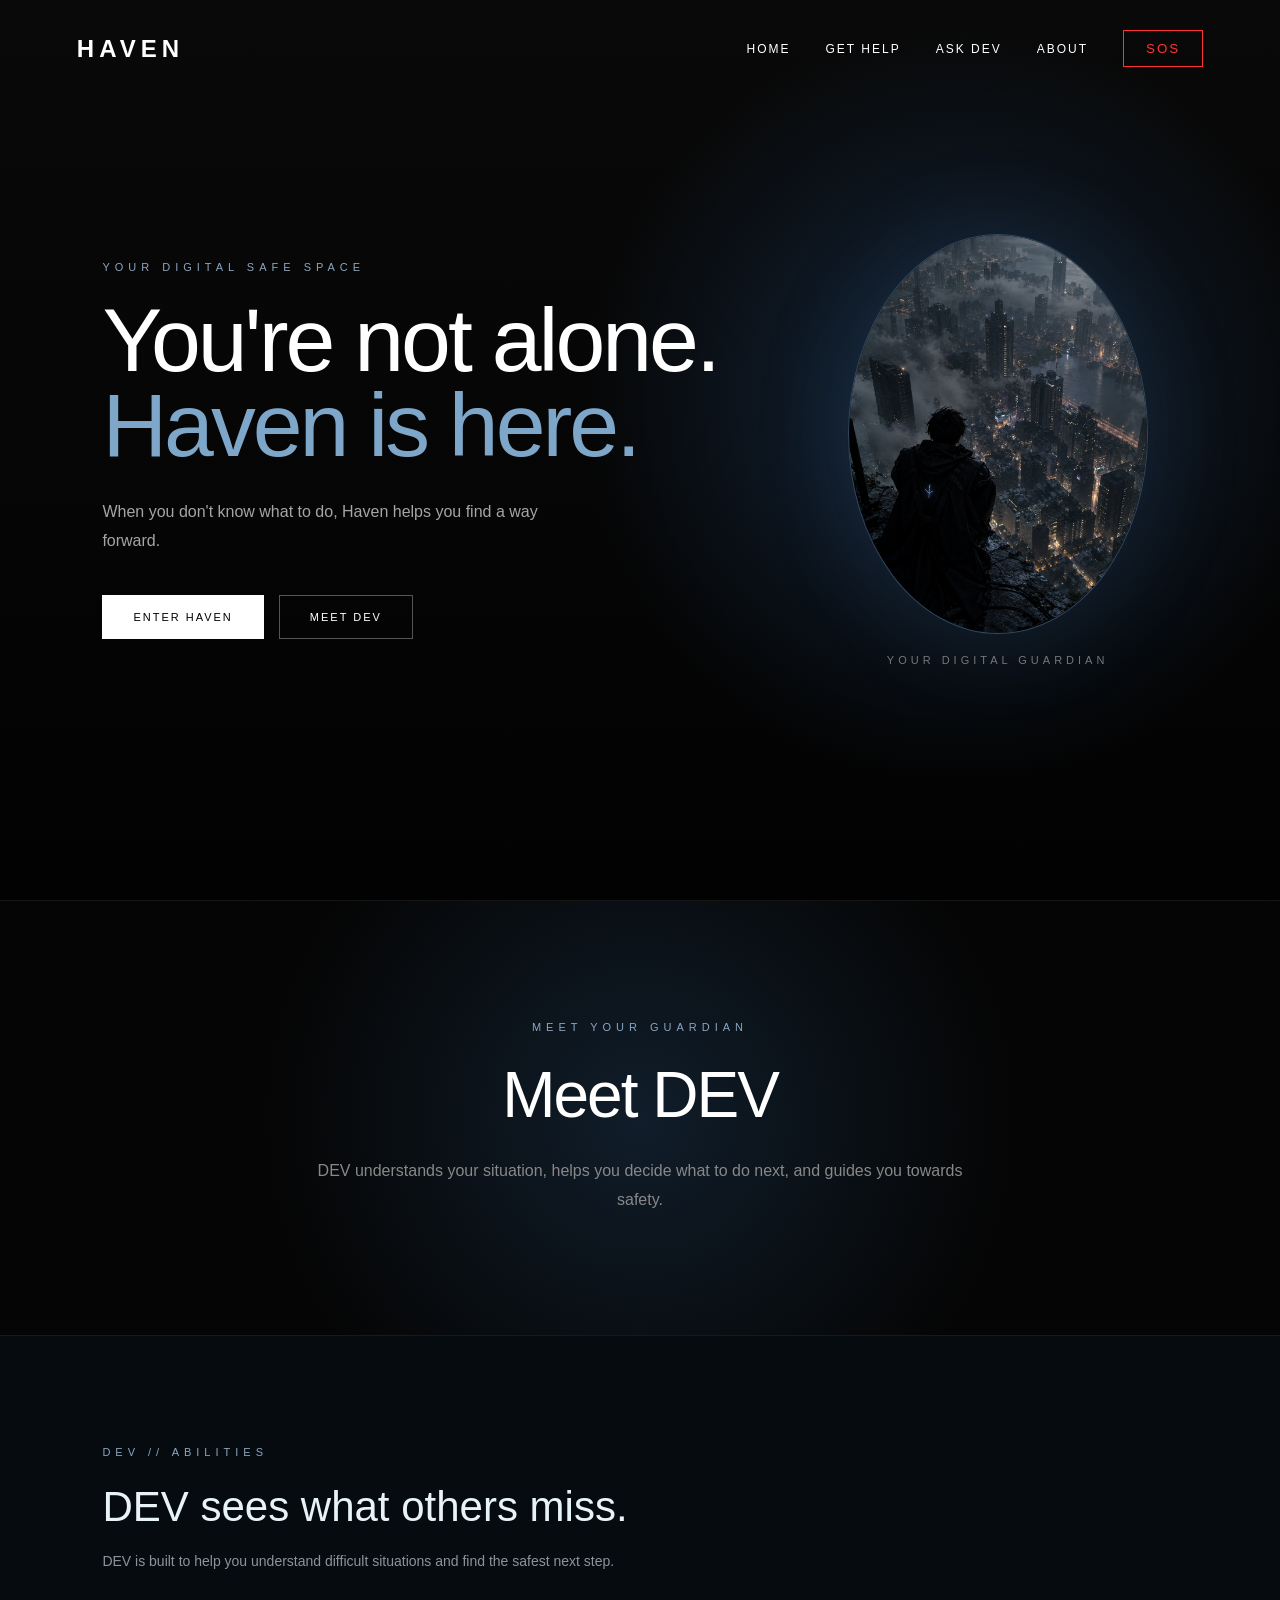
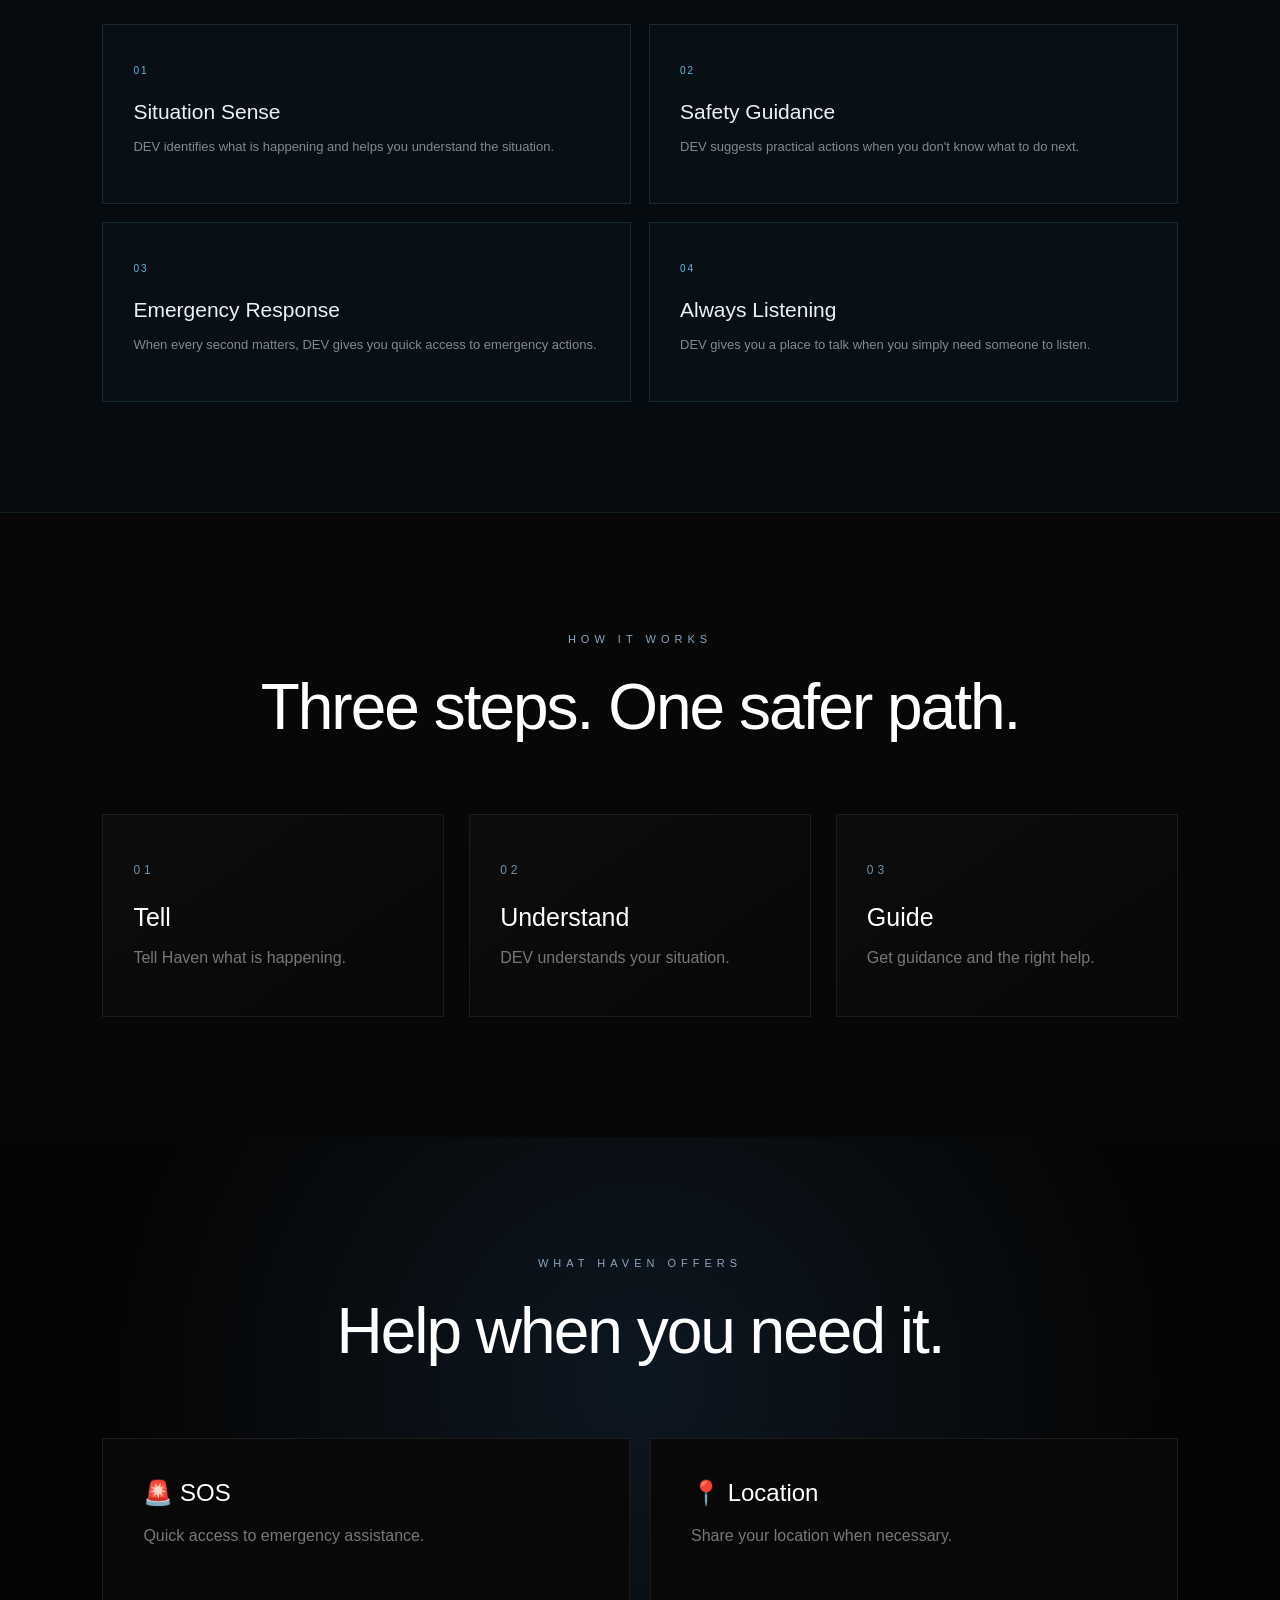
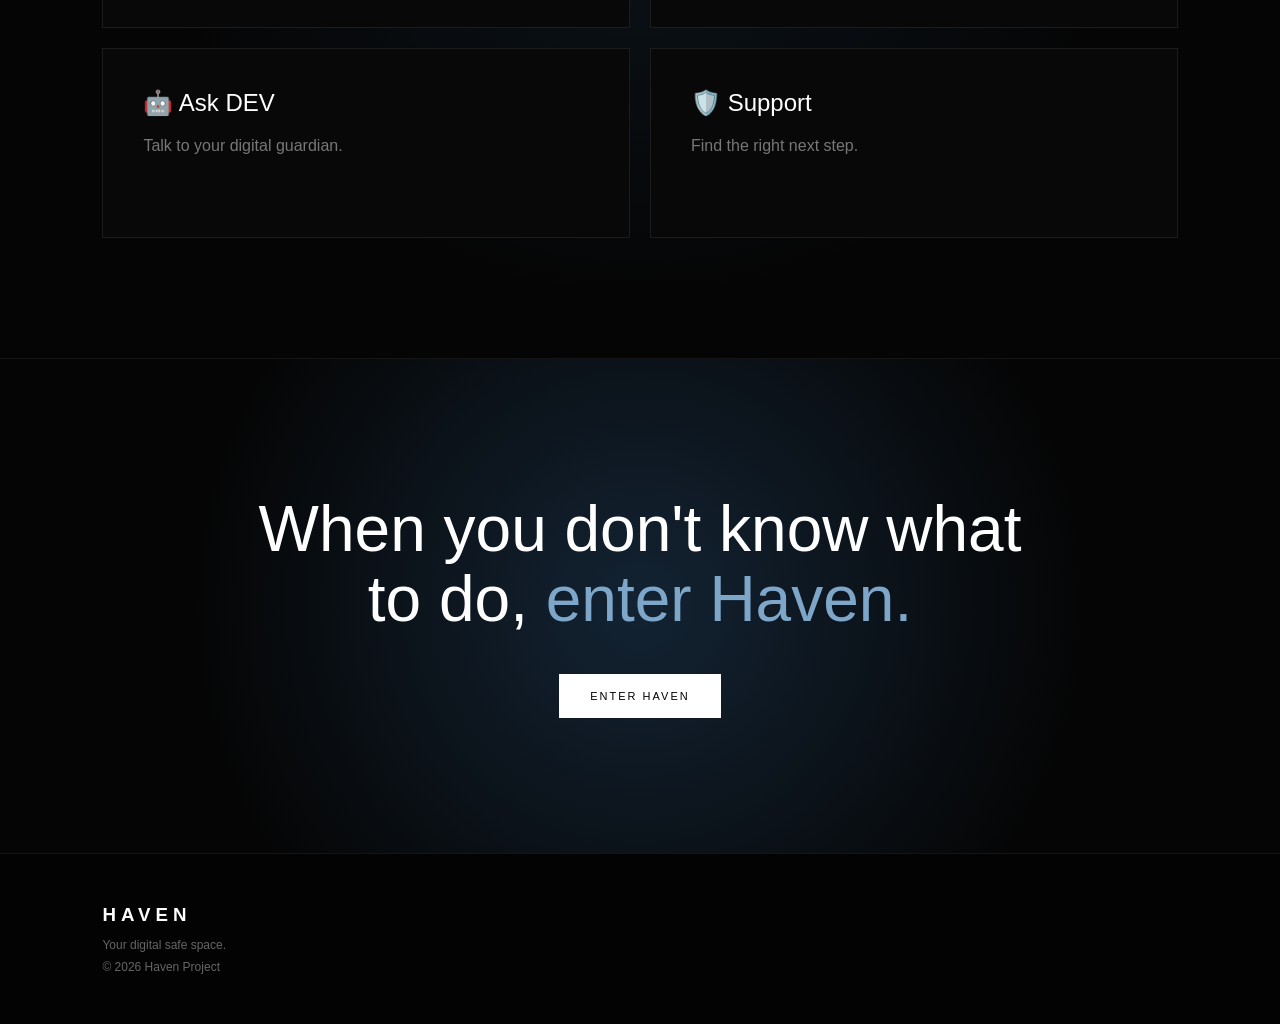
<file: index.html>
<!DOCTYPE html>
<html lang="en">

<head>
    <meta charset="UTF-8">
    <meta name="viewport" content="width=device-width, initial-scale=1.0">
    <title>Haven | Your Digital Safe Space</title>

    <link rel="stylesheet" href="style.css">
</head>

<body>

    <!-- Navigation -->
    <nav>
        <div class="logo">HAVEN</div>

        <div class="nav-links">
            <a href="index.html">Home</a>
            <a href="gethelp.html">Get Help</a>
            <a href="askdev.html">Ask DEV</a>
           <a href="about.html">About</a>
           <button class="sos-btn" onclick="window.location.href='gethelp.html'">SOS</button>
        </div>
    </nav>


    <!-- Hero Section -->
    <section class="hero">

        <div class="hero-content">

            <p class="tagline">YOUR DIGITAL SAFE SPACE</p>

            <h1>
                You're not alone.<br>
                <span>Haven is here.</span>
            </h1>

            <p class="hero-text">
                When you don't know what to do,
                Haven helps you find a way forward.
            </p>

            <div class="hero-buttons">
                <button class="primary-btn" onclick="window.location.href='gethelp.html'">Enter Haven</button>
                <button class="secondary-btn" onclick="window.location.href='about.html'">Meet DEV</button>
            </div>

        </div>


        <!-- DEV -->
        <div class="dev-container">

            <div class="dev-circle">
    <img src="images/dev.png" alt="DEV - Your Digital Guardian">
</div>

            <p>Your Digital Guardian</p>

        </div>

    </section>


    <!-- Meet DEV -->
    <section class="dev-section">

        <p class="section-tag">MEET YOUR GUARDIAN</p>

        <h2>Meet DEV</h2>

        <p>
            DEV understands your situation,
            helps you decide what to do next,
            and guides you towards safety.
        </p>

    </section>


    <!-- How Haven Works -->
   <section class="powers-section">

    <p class="section-tag">DEV // ABILITIES</p>

    <h2>DEV sees what others miss.</h2>

    <p class="powers-intro">
        DEV is built to help you understand difficult situations
        and find the safest next step.
    </p>

    <div class="powers-grid">

        <div class="power-card">
            <span>01</span>
            <h3>Situation Sense</h3>
            <p>
                DEV identifies what is happening
                and helps you understand the situation.
            </p>
        </div>

        <div class="power-card">
            <span>02</span>
            <h3>Safety Guidance</h3>
            <p>
                DEV suggests practical actions
                when you don't know what to do next.
            </p>
        </div>

        <div class="power-card">
            <span>03</span>
            <h3>Emergency Response</h3>
            <p>
                When every second matters, DEV
                gives you quick access to emergency actions.
            </p>
        </div>

        <div class="power-card">
            <span>04</span>
            <h3>Always Listening</h3>
            <p>
                DEV gives you a place to talk when
                you simply need someone to listen.
            </p>
        </div>

    </div>

</section>

    <section class="how-section">

        <p class="section-tag">HOW IT WORKS</p>

        <h2>Three steps. One safer path.</h2>

        <div class="steps">

            <div class="step">
                <span>01</span>
                <h3>Tell</h3>
                <p>Tell Haven what is happening.</p>
            </div>

            <div class="step">
                <span>02</span>
                <h3>Understand</h3>
                <p>DEV understands your situation.</p>
            </div>

            <div class="step">
                <span>03</span>
                <h3>Guide</h3>
                <p>Get guidance and the right help.</p>
            </div>

        </div>

    </section>


    <!-- Features -->
    <section class="features-section">

        <p class="section-tag">WHAT HAVEN OFFERS</p>

        <h2>Help when you need it.</h2>

        <div class="features">

            <div class="feature-card">
                <h3>🚨 SOS</h3>
                <p>Quick access to emergency assistance.</p>
            </div>

            <div class="feature-card">
                <h3>📍 Location</h3>
                <p>Share your location when necessary.</p>
            </div>

            <div class="feature-card">
                <h3>🤖 Ask DEV</h3>
                <p>Talk to your digital guardian.</p>
            </div>

            <div class="feature-card">
                <h3>🛡️ Support</h3>
                <p>Find the right next step.</p>
            </div>

        </div>

    </section>


    <!-- Final CTA -->
    <section class="final-section">

        <h2>
            When you don't know what to do,
            <span>enter Haven.</span>
        </h2>

       <button class="primary-btn" onclick="window.location.href='gethelp.html'">Enter Haven</button>

    </section>


    <!-- Footer -->
    <footer>

        <h3>HAVEN</h3>

        <p>Your digital safe space.</p>

        <p>© 2026 Haven Project</p>

    </footer>


    <script src="script.js"></script>

</body>

</html>
</file>
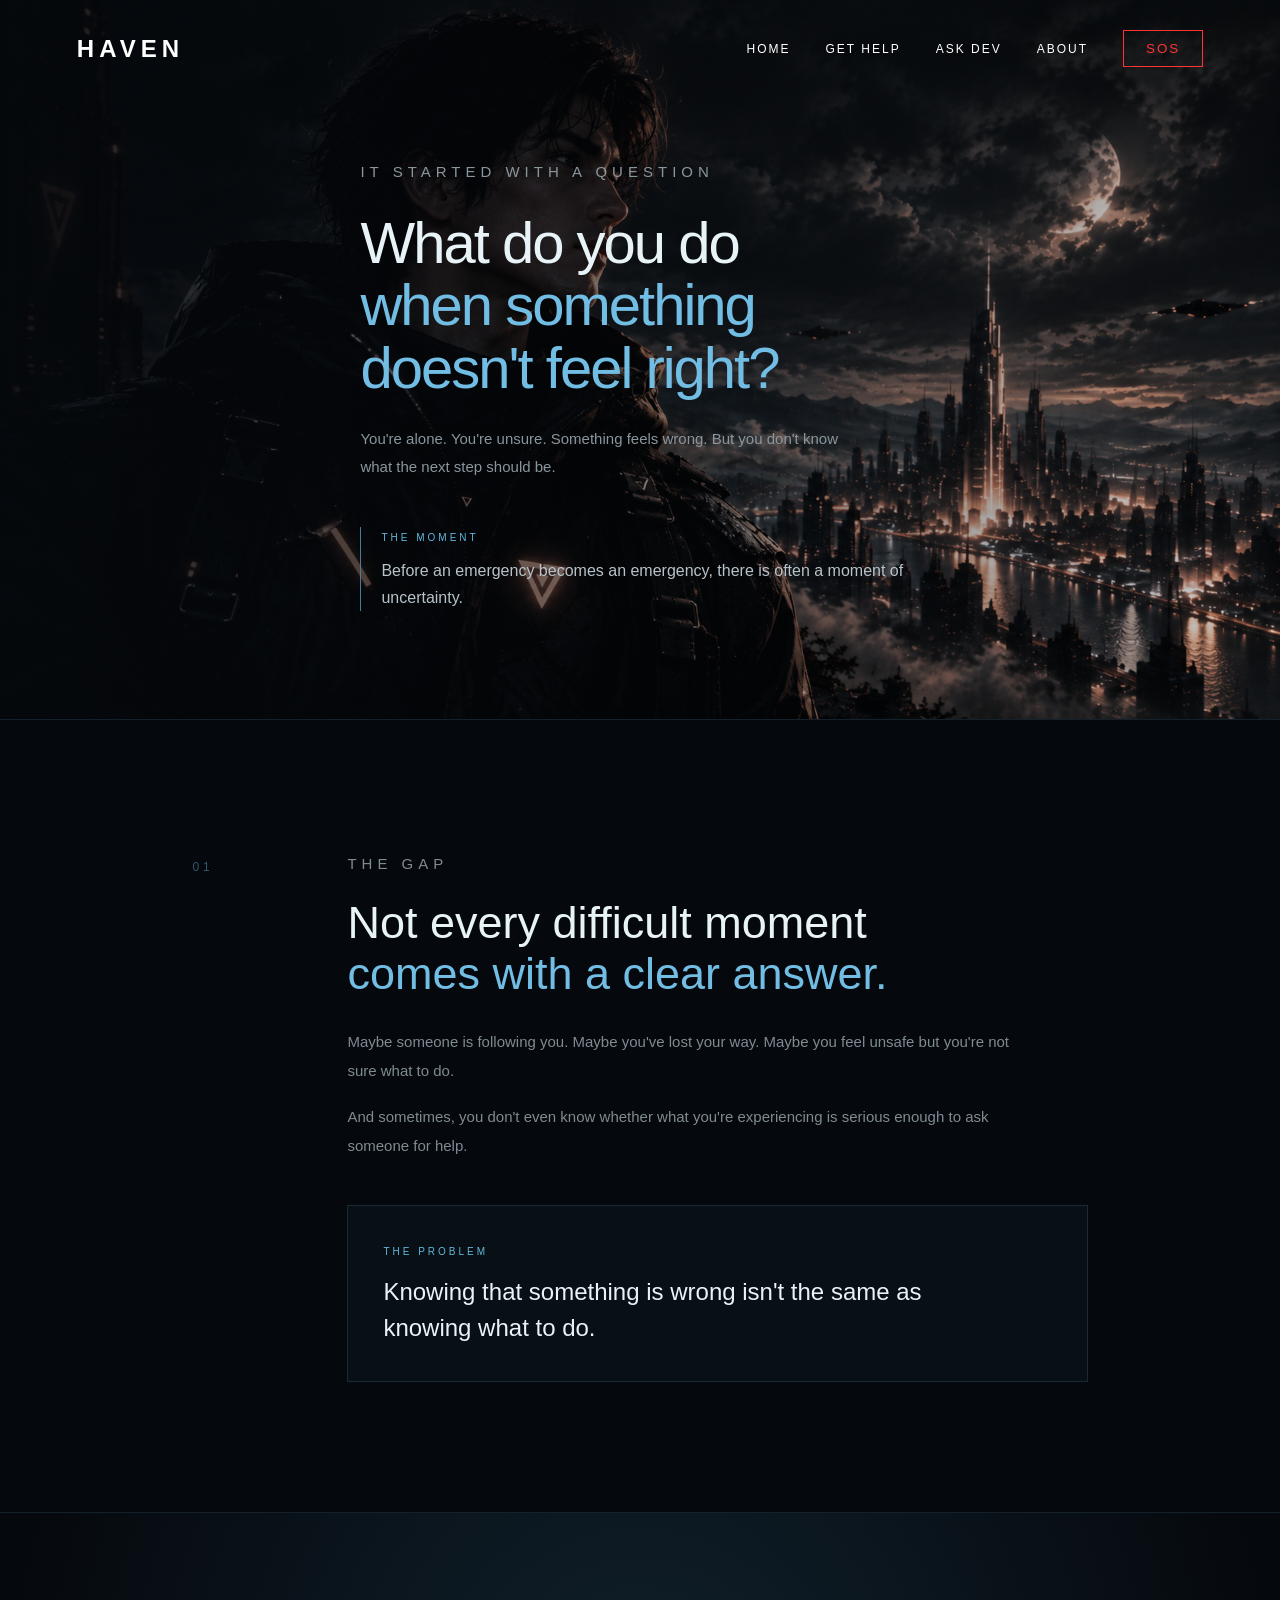
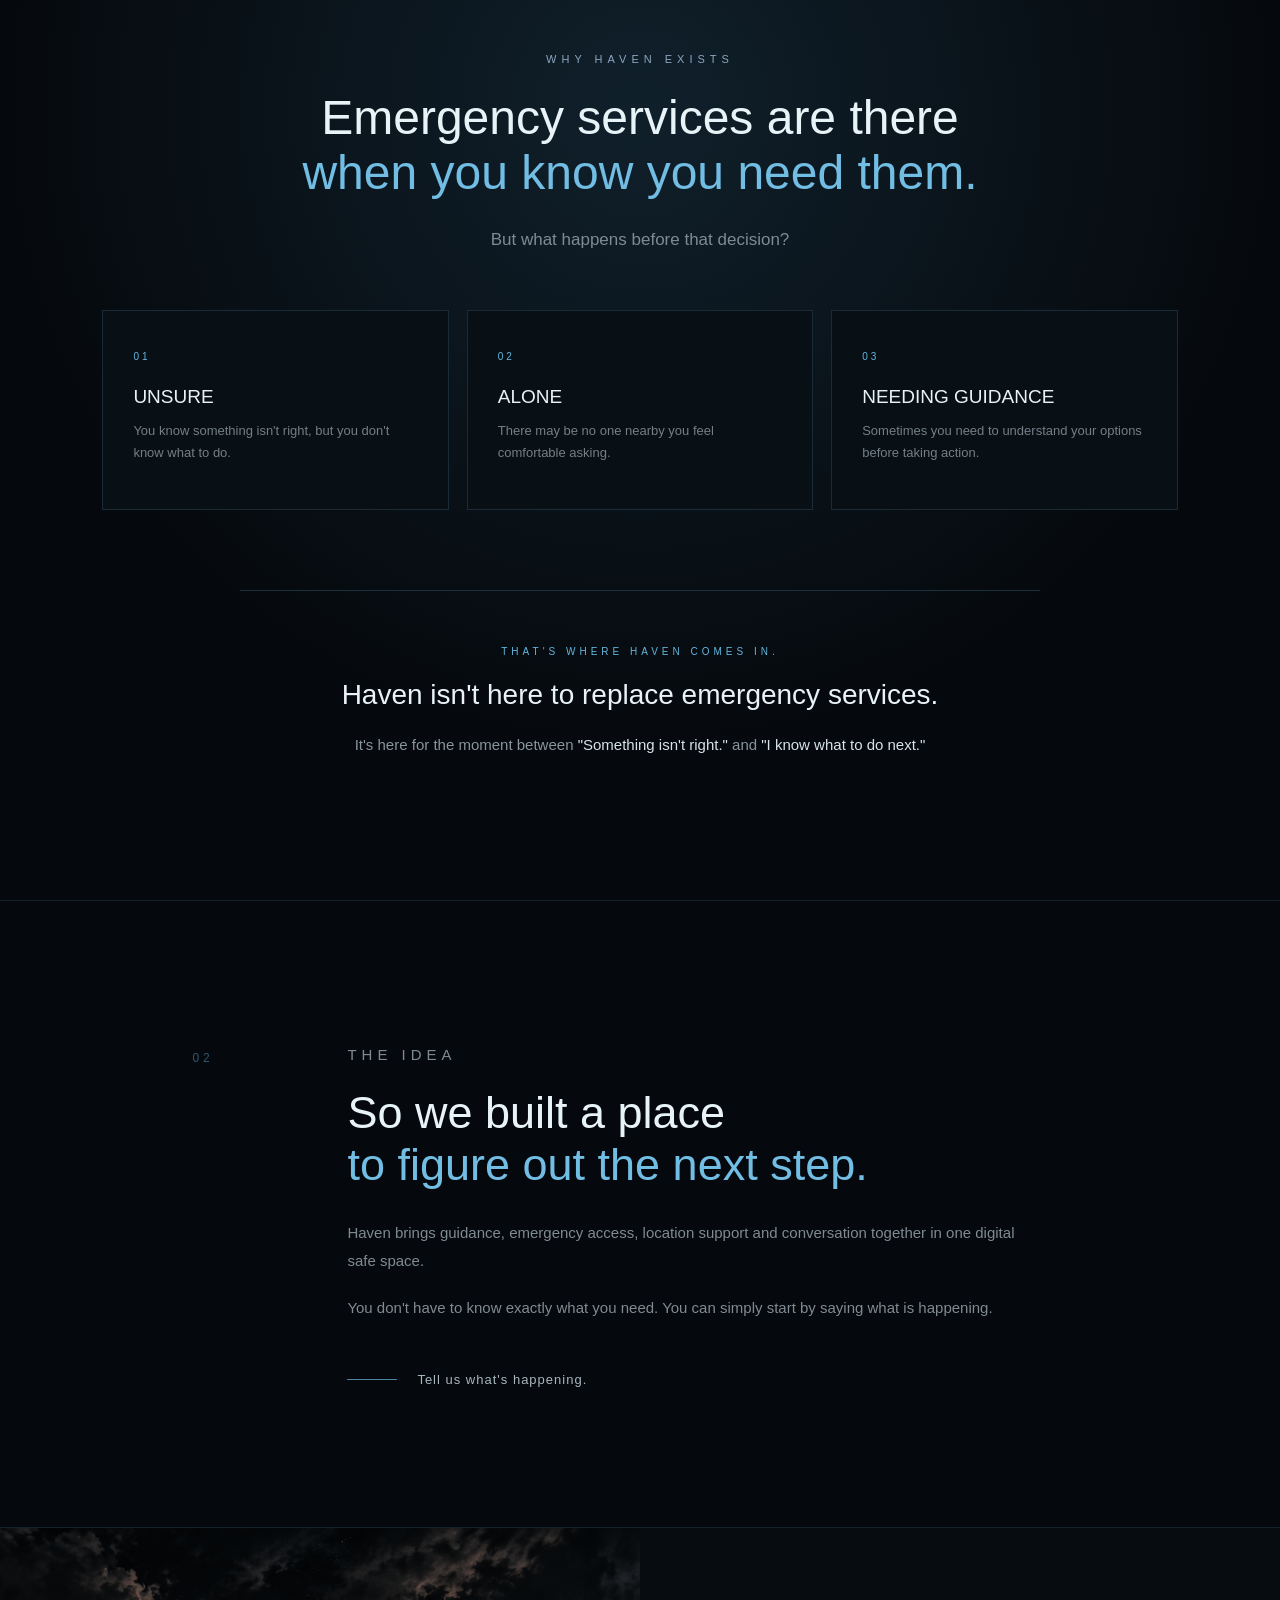
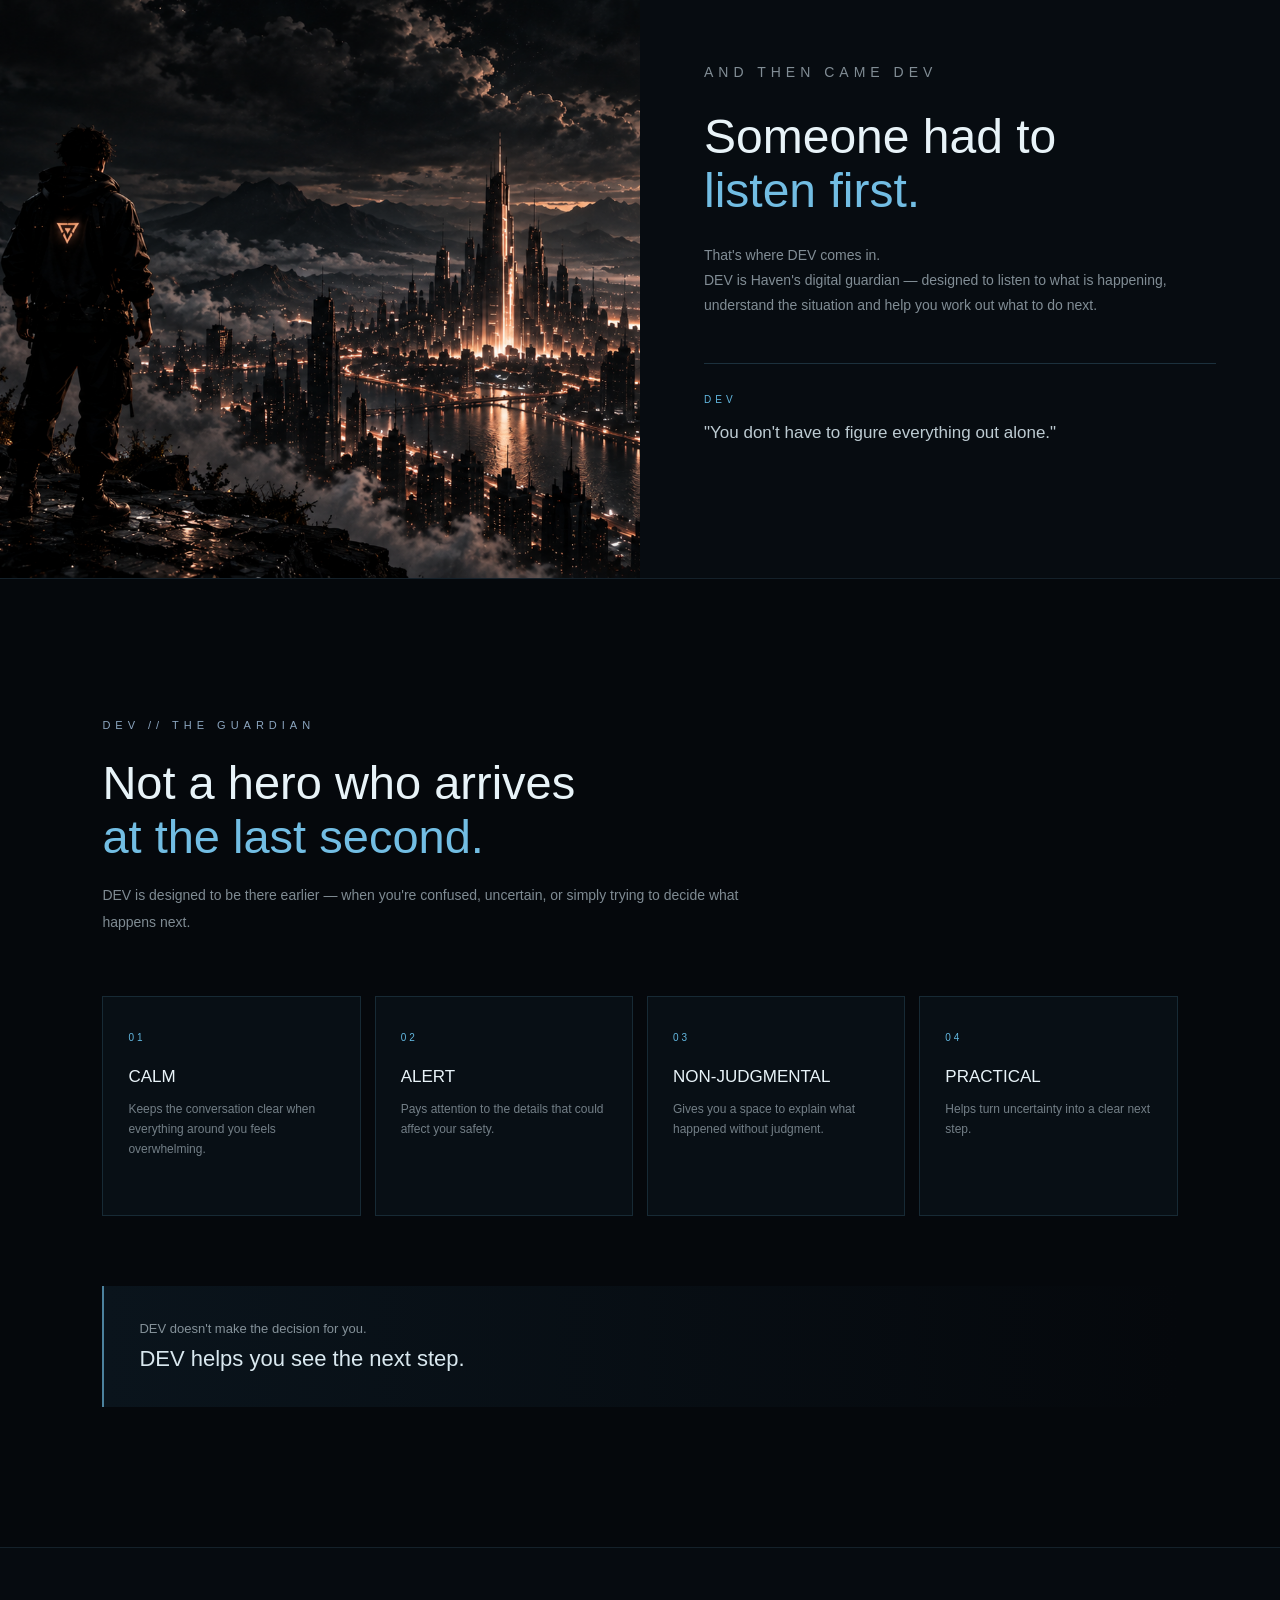
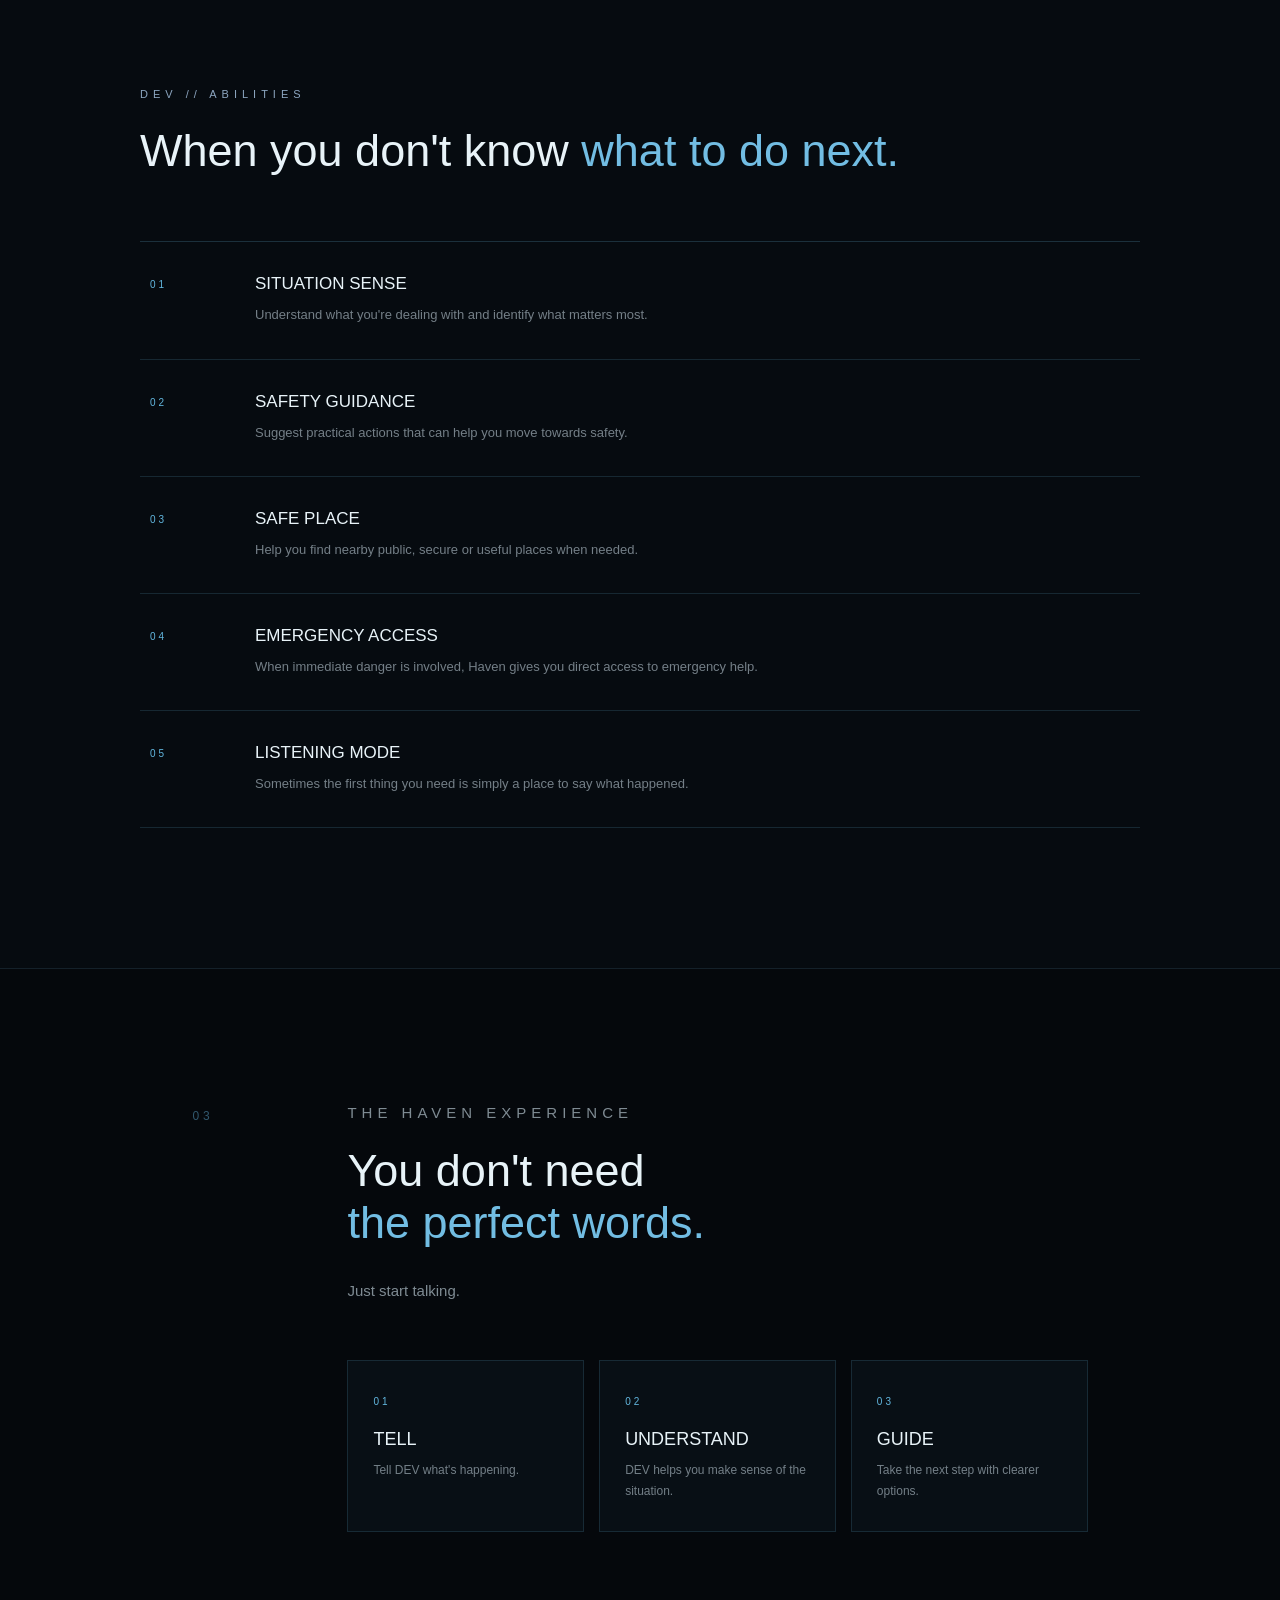
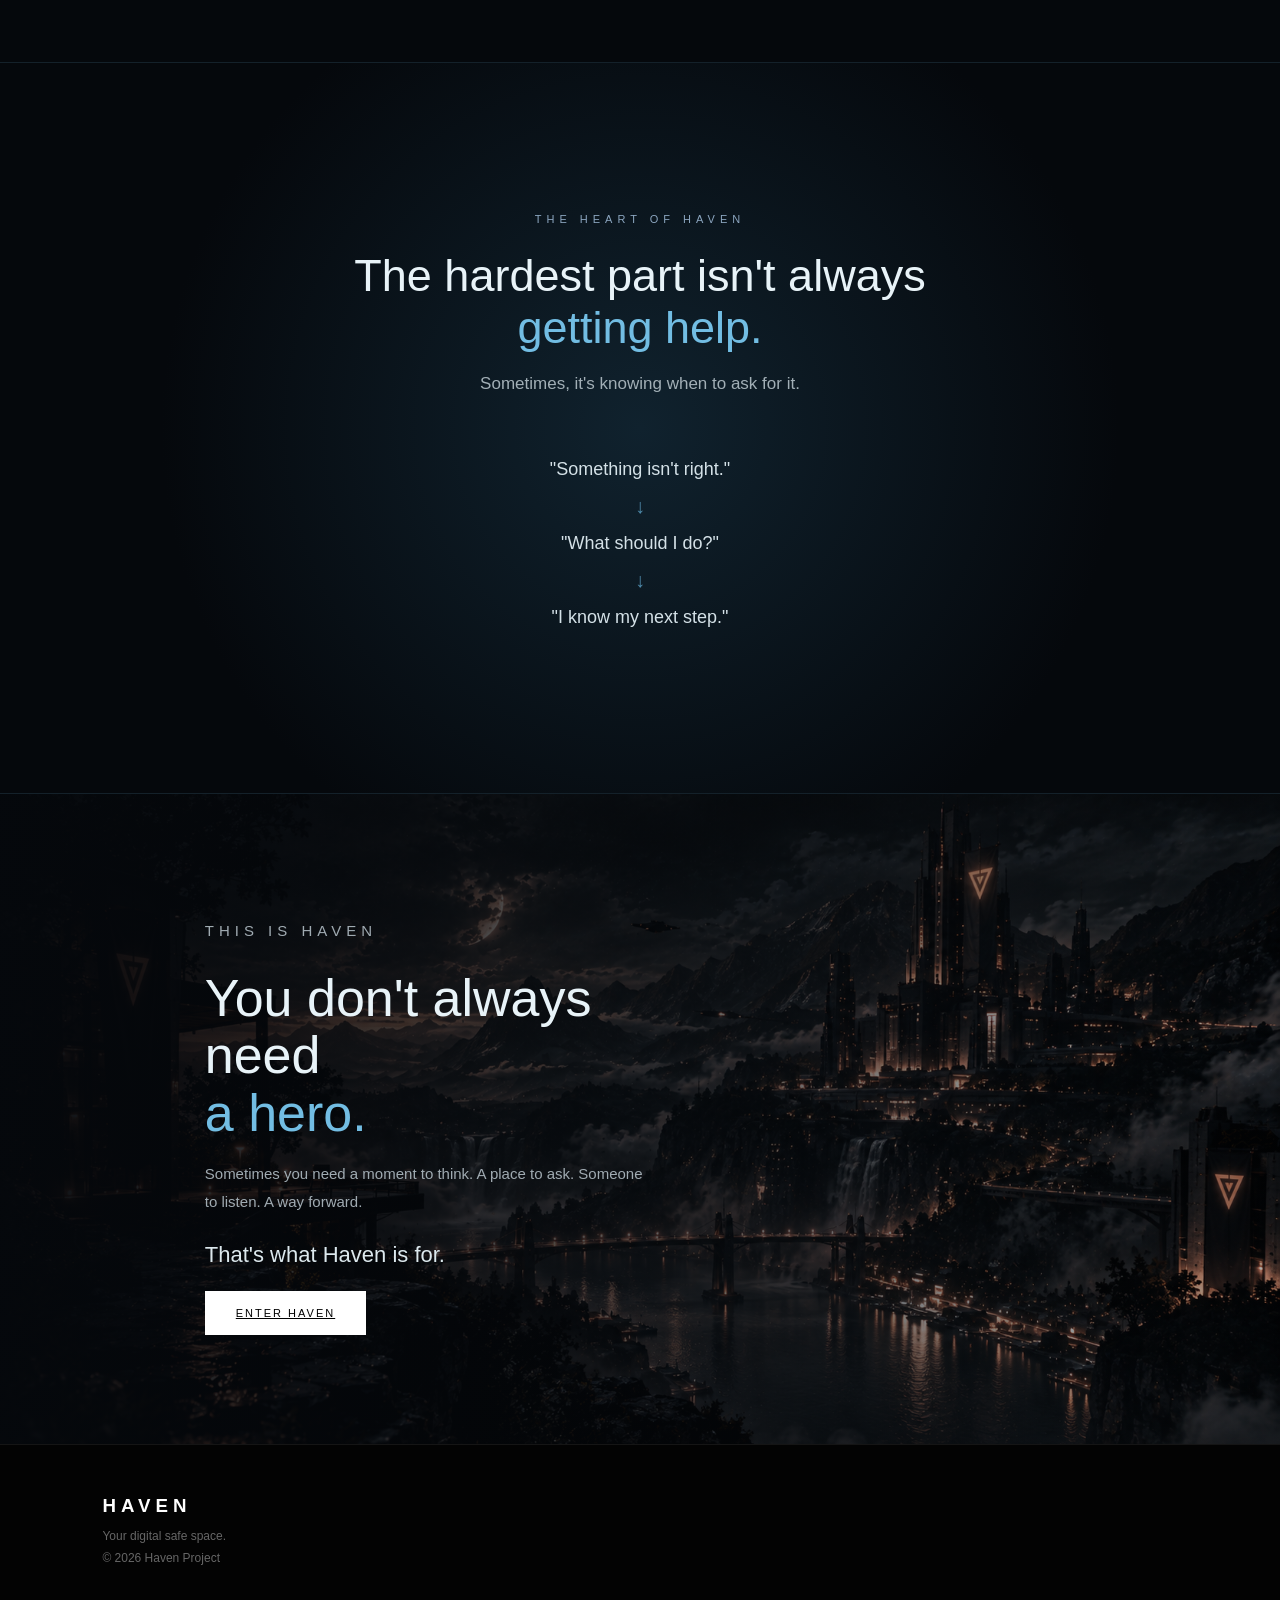
<file: about.html>
<!DOCTYPE html>
<html lang="en">

<head>
    <meta charset="UTF-8">
    <meta name="viewport" content="width=device-width, initial-scale=1.0">

    <title>About Haven | Your Digital Safe Space</title>

    <link rel="stylesheet" href="style.css">
</head>

<body>

    <!-- ================= NAVIGATION ================= -->

    <nav>

        <div class="logo">HAVEN</div>

        <div class="nav-links">

            <a href="index.html">Home</a>
            <a href="gethelp.html">Get Help</a>
            <a href="askdev.html">Ask DEV</a>
            <a href="about.html">About</a>

            <button class="sos-btn"
                onclick="window.location.href='gethelp.html'">
                SOS
            </button>

        </div>

    </nav>


    <!-- ================= ABOUT STORY ================= -->

    <main class="about-page">


        <!-- ================= OPENING ================= -->

        <section class="about-hero">

            <div class="about-hero-image">

                <img src="images/about-hero.png"
                     alt="DEV - Digital Guardian">

            </div>


            <div class="about-hero-text">

                <p class="section-tag">
                    IT STARTED WITH A QUESTION
                </p>

                <h1>
                    What do you do
                    <span>when something doesn't feel right?</span>
                </h1>

                <p>
                    You're alone.
                    You're unsure.
                    Something feels wrong.
                    But you don't know what the next step should be.
                </p>

                <div class="story-question">

                    <span>THE MOMENT</span>

                    <p>
                        Before an emergency becomes an emergency,
                        there is often a moment of uncertainty.
                    </p>

                </div>

            </div>

        </section>


        <!-- ================= THE GAP ================= -->

        <section class="story-section">

            <div class="story-number">
                01
            </div>

            <div class="story-content">

                <p class="section-tag">
                    THE GAP
                </p>

                <h2>
                    Not every difficult moment
                    <span>comes with a clear answer.</span>
                </h2>

                <p>
                    Maybe someone is following you.
                    Maybe you've lost your way.
                    Maybe you feel unsafe but you're not sure what to do.
                </p>

                <p>
                    And sometimes, you don't even know whether
                    what you're experiencing is serious enough
                    to ask someone for help.
                </p>

                <div class="story-highlight">

                    <span>THE PROBLEM</span>

                    <h3>
                        Knowing that something is wrong
                        isn't the same as knowing what to do.
                    </h3>

                </div>

            </div>

        </section>


        <!-- ================= WHY HAVEN ================= -->

        <section class="why-haven">

            <div class="why-haven-inner">

                <p class="section-tag">
                    WHY HAVEN EXISTS
                </p>

                <h2>
                    Emergency services are there
                    <span>when you know you need them.</span>
                </h2>

                <p class="why-text">
                    But what happens before that decision?
                </p>


                <div class="why-grid">

                    <div class="why-card">

                        <span>01</span>

                        <h3>
                            UNSURE
                        </h3>

                        <p>
                            You know something isn't right,
                            but you don't know what to do.
                        </p>

                    </div>


                    <div class="why-card">

                        <span>02</span>

                        <h3>
                            ALONE
                        </h3>

                        <p>
                            There may be no one nearby
                            you feel comfortable asking.
                        </p>

                    </div>


                    <div class="why-card">

                        <span>03</span>

                        <h3>
                            NEEDING GUIDANCE
                        </h3>

                        <p>
                            Sometimes you need to understand
                            your options before taking action.
                        </p>

                    </div>

                </div>


                <div class="why-answer">

                    <p>
                        <span>THAT'S WHERE HAVEN COMES IN.</span>
                    </p>

                    <h3>
                        Haven isn't here to replace emergency services.
                    </h3>

                    <p>
                        It's here for the moment between
                        <strong>"Something isn't right."</strong>
                        and
                        <strong>"I know what to do next."</strong>
                    </p>

                </div>

            </div>

        </section>


        <!-- ================= HAVEN STORY ================= -->

        <section class="story-section haven-story">

            <div class="story-number">
                02
            </div>

            <div class="story-content">

                <p class="section-tag">
                    THE IDEA
                </p>

                <h2>
                    So we built a place
                    <span>to figure out the next step.</span>
                </h2>

                <p>
                    Haven brings guidance, emergency access,
                    location support and conversation together
                    in one digital safe space.
                </p>

                <p>
                    You don't have to know exactly what you need.
                    You can simply start by saying what is happening.
                </p>


                <div class="haven-line">

                    <span></span>

                    <p>
                        Tell us what's happening.
                    </p>

                </div>

            </div>

        </section>


        <!-- ================= DEV ARRIVES ================= -->

        <section class="dev-story">

            <div class="dev-story-image">

                <img src="images/guardian.png"
                     alt="DEV - Haven's Digital Guardian">

            </div>


            <div class="dev-story-content">

                <p class="section-tag">
                    AND THEN CAME DEV
                </p>

                <h2>
                    Someone had to
                    <span>listen first.</span>
                </h2>

                <p>
                    That's where DEV comes in.
                </p>

                <p>
                    DEV is Haven's digital guardian —
                    designed to listen to what is happening,
                    understand the situation and help you
                    work out what to do next.
                </p>

                <div class="dev-statement">

                    <span>DEV</span>

                    <p>
                        "You don't have to figure everything out alone."
                    </p>

                </div>

            </div>

        </section>


        <!-- ================= DEV CHARACTER ================= -->

        <section class="dev-character">

            <div class="character-inner">

                <p class="section-tag">
                    DEV // THE GUARDIAN
                </p>

                <h2>
                    Not a hero who arrives
                    <span>at the last second.</span>
                </h2>

                <p class="character-intro">
                    DEV is designed to be there earlier —
                    when you're confused, uncertain,
                    or simply trying to decide what happens next.
                </p>


                <div class="character-grid">

                    <div class="character-card">

                        <span>01</span>

                        <h3>
                            CALM
                        </h3>

                        <p>
                            Keeps the conversation clear
                            when everything around you feels overwhelming.
                        </p>

                    </div>


                    <div class="character-card">

                        <span>02</span>

                        <h3>
                            ALERT
                        </h3>

                        <p>
                            Pays attention to the details
                            that could affect your safety.
                        </p>

                    </div>


                    <div class="character-card">

                        <span>03</span>

                        <h3>
                            NON-JUDGMENTAL
                        </h3>

                        <p>
                            Gives you a space to explain
                            what happened without judgment.
                        </p>

                    </div>


                    <div class="character-card">

                        <span>04</span>

                        <h3>
                            PRACTICAL
                        </h3>

                        <p>
                            Helps turn uncertainty
                            into a clear next step.
                        </p>

                    </div>

                </div>


                <div class="character-motto">

                    <p>
                        DEV doesn't make the decision for you.
                    </p>

                    <h3>
                        DEV helps you see the next step.
                    </h3>

                </div>

            </div>

        </section>


        <!-- ================= DEV POWERS ================= -->

        <section class="dev-powers-story">

            <div class="powers-story-inner">

                <p class="section-tag">
                    DEV // ABILITIES
                </p>

                <h2>
                    When you don't know
                    <span>what to do next.</span>
                </h2>


                <div class="ability-list">


                    <div class="ability">

                        <div class="ability-number">
                            01
                        </div>

                        <div>

                            <h3>
                                SITUATION SENSE
                            </h3>

                            <p>
                                Understand what you're dealing with
                                and identify what matters most.
                            </p>

                        </div>

                    </div>


                    <div class="ability">

                        <div class="ability-number">
                            02
                        </div>

                        <div>

                            <h3>
                                SAFETY GUIDANCE
                            </h3>

                            <p>
                                Suggest practical actions
                                that can help you move towards safety.
                            </p>

                        </div>

                    </div>


                    <div class="ability">

                        <div class="ability-number">
                            03
                        </div>

                        <div>

                            <h3>
                                SAFE PLACE
                            </h3>

                            <p>
                                Help you find nearby public,
                                secure or useful places when needed.
                            </p>

                        </div>

                    </div>


                    <div class="ability">

                        <div class="ability-number">
                            04
                        </div>

                        <div>

                            <h3>
                                EMERGENCY ACCESS
                            </h3>

                            <p>
                                When immediate danger is involved,
                                Haven gives you direct access to emergency help.
                            </p>

                        </div>

                    </div>


                    <div class="ability">

                        <div class="ability-number">
                            05
                        </div>

                        <div>

                            <h3>
                                LISTENING MODE
                            </h3>

                            <p>
                                Sometimes the first thing you need
                                is simply a place to say what happened.
                            </p>

                        </div>

                    </div>

                </div>

            </div>

        </section>


        <!-- ================= HAVEN EXPERIENCE ================= -->

        <section class="story-section">

            <div class="story-number">
                03
            </div>

            <div class="story-content">

                <p class="section-tag">
                    THE HAVEN EXPERIENCE
                </p>

                <h2>
                    You don't need
                    <span>the perfect words.</span>
                </h2>

                <p>
                    Just start talking.
                </p>


                <div class="about-steps">

                    <div>

                        <span>01</span>

                        <h3>
                            TELL
                        </h3>

                        <p>
                            Tell DEV what's happening.
                        </p>

                    </div>


                    <div>

                        <span>02</span>

                        <h3>
                            UNDERSTAND
                        </h3>

                        <p>
                            DEV helps you make sense of the situation.
                        </p>

                    </div>


                    <div>

                        <span>03</span>

                        <h3>
                            GUIDE
                        </h3>

                        <p>
                            Take the next step with clearer options.
                        </p>

                    </div>

                </div>

            </div>

        </section>


        <!-- ================= CORE IDEA ================= -->

        <section class="core-idea">

            <div class="core-inner">

                <p class="section-tag">
                    THE HEART OF HAVEN
                </p>

                <h2>
                    The hardest part isn't always
                    <span>getting help.</span>
                </h2>

                <p class="core-text">
                    Sometimes, it's knowing when to ask for it.
                </p>


                <div class="core-lines">

                    <p>
                        "Something isn't right."
                    </p>

                    <span>↓</span>

                    <p>
                        "What should I do?"
                    </p>

                    <span>↓</span>

                    <p>
                        "I know my next step."
                    </p>

                </div>

            </div>

        </section>


        <!-- ================= FINAL STORY ================= -->

        <section class="about-final">

            <div class="about-final-image">

                <img src="images/haven-city.png"
                     alt="City at night">

            </div>


            <div class="about-final-content">

                <p class="section-tag">
                    THIS IS HAVEN
                </p>

                <h2>
                    You don't always need
                    <span>a hero.</span>
                </h2>

                <p>
                    Sometimes you need a moment to think.
                    A place to ask.
                    Someone to listen.
                    A way forward.
                </p>

                <h3>
                    That's what Haven is for.
                </h3>

                <a href="gethelp.html"
                   class="primary-btn">
                    Enter Haven
                </a>

            </div>

        </section>


    </main>


    <!-- ================= FOOTER ================= -->

    <footer>

        <h3>
            HAVEN
        </h3>

        <p>
            Your digital safe space.
        </p>

        <p>
            © 2026 Haven Project
        </p>

    </footer>


    <script src="script.js"></script>

</body>

</html>
</file>
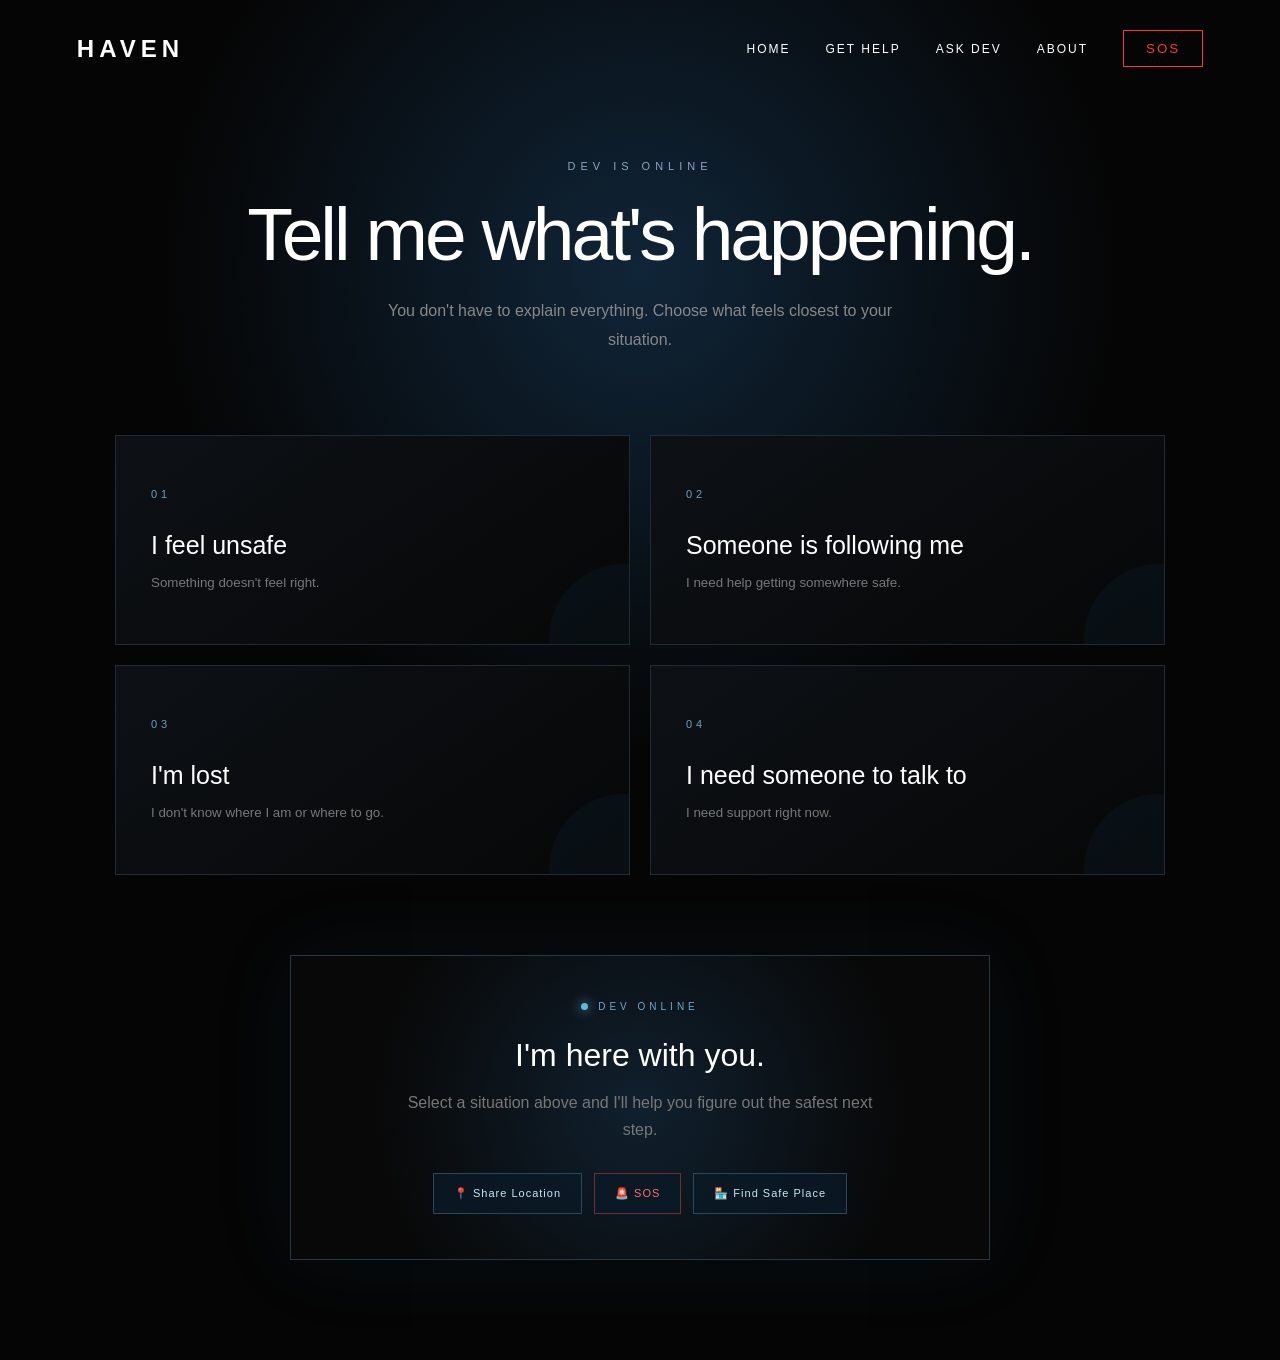
<file: gethelp.html>
<!DOCTYPE html>
<html lang="en">

<head>
    <meta charset="UTF-8">
    <meta name="viewport" content="width=device-width, initial-scale=1.0">

    <title>Get Help | Haven</title>

    <link rel="stylesheet" href="style.css">
</head>

<body>

    <!-- Navigation -->
    <nav>
        <div class="logo">HAVEN</div>

        <div class="nav-links">
            <a href="index.html">Home</a>
            <a href="gethelp.html">Get Help</a>
            <a href="askdev.html">Ask DEV</a>
            <a href="about.html">About</a>
            <button class="sos-btn">SOS</button>
        </div>
    </nav>


    <!-- Get Help -->
    <main class="help-page">

        <div class="help-intro">

            <p class="section-tag">DEV IS ONLINE</p>

            <h1>Tell me what's happening.</h1>

            <p>
                You don't have to explain everything.
                Choose what feels closest to your situation.
            </p>

        </div>


        <!-- Situation choices -->
<div class="situation-grid">

    <button class="situation-card"
    onclick="document.querySelector('.dev-response h2').innerText='Stay where you feel safest.'; document.querySelector('.dev-response p').innerText='I am with you. Move towards a public or well-lit place if you can. If you are in immediate danger, use SOS.'">
        <span>01</span>
        <h2>I feel unsafe</h2>
        <p>Something doesn't feel right.</p>
    </button>

    <button class="situation-card"
        onclick="showSituation('following')">
        <span>02</span>
        <h2>Someone is following me</h2>
        <p>I need help getting somewhere safe.</p>
    </button>

    <button class="situation-card"
        onclick="showSituation('lost')">
        <span>03</span>
        <h2>I'm lost</h2>
        <p>I don't know where I am or where to go.</p>
    </button>

    <button class="situation-card"
        onclick="showSituation('talk')">
        <span>04</span>
        <h2>I need someone to talk to</h2>
        <p>I need support right now.</p>
    </button>

</div>


        <!-- DEV response -->
        <div class="dev-response">

            <div class="dev-status">
                <span></span>
                DEV ONLINE
            </div>

            <h2>I'm here with you.</h2>

            <p>
                Select a situation above and I'll help you
                figure out the safest next step.
            </p>
            <div class="dev-actions">

    <button class="dev-action" onclick="window.open('https://www.google.com/maps/search/police+station+hospital+near+me', '_blank')">📍 Share Location</button>

    <button class="dev-action emergency-action" onclick="document.getElementById('sosPanel').classList.add('active')">🚨 SOS</button>
    <button class="dev-action" onclick="window.open('https://www.google.com/maps/search/police+station+hospital+near+me', '_blank')">🏪 Find Safe Place</button>
</div>

        </div>
        <!-- SOS PANEL -->

<div class="sos-panel" id="sosPanel">

    <div class="sos-panel-content">

        <p class="sos-label">EMERGENCY MODE</p>

        <h2>Are you in immediate danger?</h2>

        <p>
            Haven can help you take the next step.
            Stay calm and move towards a safe place if possible.
        </p>

        <div class="sos-panel-actions">

           <button class="call-btn" onclick="window.location.href='tel:112'">📞 Call Emergency</button>

            <button class="close-sos" onclick="document.getElementById('sosPanel').classList.remove('active')">I'm safe — Close</button>

        </div>

    </div>

</div>

    </main>


    <script src="script.js"></script>

    <script>
function showSituation(type) {

    const title = document.querySelector(".dev-response h2");
    const text = document.querySelector(".dev-response p");

    if (type === "unsafe") {
        title.innerText = "Stay where you feel safest.";
        text.innerText = "I'm with you. Move towards a public or well-lit place if you can. If you are in immediate danger, use SOS.";
    }

    if (type === "following") {
        title.innerText = "Don't go home yet.";
        text.innerText = "Move towards a crowded place, shop, security desk, or police station. Avoid confronting the person. Use SOS if you feel in immediate danger.";
    }

    if (type === "lost") {
        title.innerText = "Let's get you somewhere safe.";
        text.innerText = "Stay in a public place and check your location. Use Share Location or Find Safe Place if you need help.";
    }

    if (type === "talk") {
        title.innerText = "You don't have to handle it alone.";
        text.innerText = "Take a breath. Tell me what's going on, one step at a time. I'm here to help you figure out what to do next.";
    }
}
</script>

</body>

</html>
</file>
<file: style.css>
* {
    margin: 0;
    padding: 0;
    box-sizing: border-box;
}

body {
    background: #050505;
    color: #ffffff;
    font-family: "Segoe UI", sans-serif;
}

/* NAVBAR */

nav {
    position: absolute;
    top: 0;
    left: 0;
    width: 100%;
    padding: 30px 6%;
    display: flex;
    justify-content: space-between;
    align-items: center;
    z-index: 10;
}

.logo {
    font-size: 24px;
    font-weight: bold;
    letter-spacing: 5px;
}

.nav-links {
    display: flex;
    align-items: center;
    gap: 35px;
}

.nav-links a {
    color: white;
    text-decoration: none;
    font-size: 12px;
    letter-spacing: 2px;
    text-transform: uppercase;
}

.sos-btn {
    background: transparent;
    border: 1px solid #ff3333;
    color: #ff3333;
    padding: 10px 22px;
    letter-spacing: 2px;
    cursor: pointer;
}

/* HERO */

.hero {
    min-height: 100vh;
    position: relative;
    display: flex;
    align-items: center;
    justify-content: space-between;
    padding: 120px 8%;
    overflow: hidden;
    background:
        radial-gradient(circle at 75% 45%, #14263b 0%, transparent 35%),
        linear-gradient(to bottom, #090909, #020202);
}

.hero-content {
    max-width: 650px;
    z-index: 2;
}

.tagline,
.section-tag {
    font-size: 11px;
    letter-spacing: 5px;
    color: #8ca6c0;
    margin-bottom: 25px;
}

.hero h1 {
    font-size: clamp(50px, 7vw, 95px);
    line-height: 0.95;
    font-weight: 400;
    letter-spacing: -3px;
}

.hero h1 span {
    color: #7da6c9;
}

.hero-text {
    max-width: 480px;
    margin-top: 30px;
    color: #a5a5a5;
    font-size: 16px;
    line-height: 1.8;
}

.hero-buttons {
    display: flex;
    gap: 15px;
    margin-top: 40px;
}

.primary-btn,
.secondary-btn {
    padding: 15px 30px;
    cursor: pointer;
    letter-spacing: 2px;
    text-transform: uppercase;
    font-size: 11px;
}

.primary-btn {
    background: white;
    color: black;
    border: 1px solid white;
}

.secondary-btn {
    background: transparent;
    color: white;
    border: 1px solid #555;
}

/* DEV */

.dev-container {
    width: 360px;
    height: 500px;
    display: flex;
    flex-direction: column;
    align-items: center;
    justify-content: center;
    z-index: 2;
}

.dev-circle {
    width: 300px;
    height: 400px;
    border-radius: 50%;
    border: 1px solid #31485e;
    display: flex;
    align-items: center;
    justify-content: center;
    box-shadow: 0 0 100px rgba(80, 130, 180, 0.15);
}

.dev-circle span {
    font-size: 45px;
    letter-spacing: 12px;
    color: #dbe9f5;
}

.dev-container p {
    margin-top: 20px;
    color: #777;
    font-size: 11px;
    letter-spacing: 4px;
    text-transform: uppercase;
}

/* MOBILE */

@media (max-width: 800px) {

    .nav-links a {
        display: block;
    }

    .hero {
        flex-direction: column;
        text-align: center;
        justify-content: center;
        padding-top: 150px;
    }

    .hero-text {
        margin-left: auto;
        margin-right: auto;
    }

    .hero-buttons {
        justify-content: center;
    }

    .dev-container {
        margin-top: 50px;
        width: 250px;
        height: 300px;
    }

    .dev-circle {
        width: 200px;
        height: 250px;
    }

    .dev-circle span {
        font-size: 30px;
    }
}

/* =========================
   HAVEN LOWER SECTIONS
   ========================= */

.dev-section,
.how-section,
.features-section,
.final-section {
    padding: 120px 8%;
    text-align: center;
}

/* MEET DEV */

.dev-section {
    background:
        radial-gradient(circle at center, #101d2a 0%, #050505 55%);
    border-top: 1px solid #151515;
}

.dev-section h2,
.how-section h2,
.features-section h2 {
    font-size: clamp(38px, 5vw, 65px);
    font-weight: 400;
    letter-spacing: -2px;
    margin-bottom: 25px;
}

.dev-section > p:not(.section-tag) {
    max-width: 650px;
    margin: auto;
    color: #888;
    line-height: 1.8;
    font-size: 16px;
}


/* HOW IT WORKS */

.how-section {
    background: #070707;
}

.steps {
    max-width: 1100px;
    margin: 70px auto 0;
    display: grid;
    grid-template-columns: repeat(3, 1fr);
    gap: 25px;
}

.step {
    padding: 45px 30px;
    text-align: left;
    border: 1px solid #1c1c1c;
    background: linear-gradient(145deg, #0d0d0d, #070707);
    transition: 0.4s ease;
}

.step:hover {
    transform: translateY(-8px);
    border-color: #49657d;
    box-shadow: 0 20px 60px rgba(70, 110, 150, 0.12);
}

.step > span {
    color: #6f91ad;
    font-size: 12px;
    letter-spacing: 4px;
}

.step h3 {
    margin-top: 25px;
    font-size: 25px;
    font-weight: 400;
}

.step p {
    margin-top: 12px;
    color: #777;
    line-height: 1.7;
}


/* FEATURES */

.features-section {
    background:
        radial-gradient(circle at 50% 30%, #0d1721, #050505 60%);
}

.features {
    max-width: 1100px;
    margin: 70px auto 0;
    display: grid;
    grid-template-columns: repeat(2, 1fr);
    gap: 20px;
}

.feature-card {
    min-height: 190px;
    padding: 40px;
    text-align: left;
    border: 1px solid #1c1c1c;
    background: #080808;
    transition: 0.4s ease;
}

.feature-card:hover {
    transform: translateY(-6px);
    border-color: #49657d;
}

.feature-card h3 {
    font-size: 24px;
    font-weight: 400;
}

.feature-card p {
    margin-top: 15px;
    color: #777;
    line-height: 1.7;
}


/* FINAL CTA */

.final-section {
    min-height: 55vh;
    display: flex;
    flex-direction: column;
    align-items: center;
    justify-content: center;
    background:
        radial-gradient(circle, #132333 0%, #050505 65%);
    border-top: 1px solid #151515;
}

.final-section h2 {
    max-width: 800px;
    font-size: clamp(38px, 5vw, 70px);
    font-weight: 300;
    line-height: 1.1;
}

.final-section h2 span {
    color: #7da6c9;
}

.final-section .primary-btn {
    margin-top: 40px;
}


/* FOOTER */

footer {
    padding: 50px 8%;
    border-top: 1px solid #151515;
    background: #030303;
    color: #666;
}

footer h3 {
    color: white;
    letter-spacing: 5px;
    margin-bottom: 12px;
}

footer p {
    margin-top: 8px;
    font-size: 12px;
}


/* MOBILE */

@media (max-width: 800px) {

    .steps {
        grid-template-columns: 1fr;
    }

    .features {
        grid-template-columns: 1fr;
    }

    .dev-section,
    .how-section,
    .features-section,
    .final-section {
        padding: 90px 6%;
    }

}

/* =========================
   GET HELP PAGE
   ========================= */

.help-page {
    min-height: 100vh;
    padding: 160px 8% 100px;
    background:
        radial-gradient(circle at 50% 20%, #102538 0%, transparent 38%),
        #050505;
}

.help-intro {
    max-width: 850px;
    margin: 0 auto;
    text-align: center;
}

.help-intro h1 {
    font-size: clamp(42px, 6vw, 75px);
    font-weight: 400;
    letter-spacing: -3px;
    line-height: 1;
}

.help-intro > p:last-child {
    max-width: 550px;
    margin: 25px auto 0;
    color: #888;
    line-height: 1.8;
}


/* SITUATIONS */

.situation-grid {
    max-width: 1050px;
    margin: 80px auto;
    display: grid;
    grid-template-columns: repeat(2, 1fr);
    gap: 20px;
}

.situation-card {
    position: relative;
    min-height: 210px;
    padding: 35px;
    text-align: left;
    color: white;
    background: linear-gradient(145deg, #0d1116, #070707);
    border: 1px solid #202b35;
    cursor: pointer;
    transition: 0.4s ease;
    overflow: hidden;
}

.situation-card::before {
    content: "";
    position: absolute;
    width: 150px;
    height: 150px;
    right: -70px;
    bottom: -70px;
    border-radius: 50%;
    background: #1b6d9c;
    opacity: 0.08;
    transition: 0.4s ease;
}

.situation-card:hover {
    transform: translateY(-8px);
    border-color: #5c9ac2;
    box-shadow: 0 20px 70px rgba(50, 130, 180, 0.15);
}

.situation-card:hover::before {
    transform: scale(2);
    opacity: 0.15;
}

.situation-card span {
    color: #6f9fbd;
    font-size: 11px;
    letter-spacing: 4px;
}

.situation-card h2 {
    margin-top: 30px;
    font-size: 25px;
    font-weight: 400;
}

.situation-card p {
    margin-top: 12px;
    color: #777;
    line-height: 1.6;
}


/* DEV RESPONSE */

.dev-response {
    max-width: 700px;
    margin: 20px auto 0;
    padding: 45px;
    text-align: center;
    border: 1px solid #263846;
    background:
        radial-gradient(circle at center, #10202e, #080808 70%);
    box-shadow: 0 0 80px rgba(50, 130, 180, 0.08);
}

.dev-status {
    display: flex;
    justify-content: center;
    align-items: center;
    gap: 10px;
    color: #6fa8c8;
    font-size: 10px;
    letter-spacing: 4px;
}

.dev-status span {
    width: 7px;
    height: 7px;
    border-radius: 50%;
    background: #62b7df;
    box-shadow: 0 0 12px #62b7df;
}

.dev-response h2 {
    margin-top: 25px;
    font-size: 32px;
    font-weight: 400;
}

.dev-response p {
    max-width: 500px;
    margin: 15px auto 0;
    color: #777;
    line-height: 1.7;
}


/* MOBILE */

@media (max-width: 800px) {

    .help-page {
        padding: 130px 6% 70px;
    }

    .situation-grid {
        grid-template-columns: 1fr;
        margin: 60px auto;
    }

    .situation-card {
        min-height: 180px;
    }

    .dev-response {
        padding: 35px 25px;
    }
}

/* DEV ACTION BUTTONS */

.dev-actions {
    display: flex;
    justify-content: center;
    flex-wrap: wrap;
    gap: 12px;
    margin-top: 30px;
}

.dev-action {
    padding: 13px 20px;
    background: rgba(10, 25, 38, 0.8);
    color: #c9e6f7;
    border: 1px solid #29485d;
    cursor: pointer;
    font-size: 11px;
    letter-spacing: 1px;
    transition: 0.3s ease;
}

.dev-action:hover {
    border-color: #62b7df;
    box-shadow: 0 0 25px rgba(98, 183, 223, 0.15);
    transform: translateY(-3px);
}

.emergency-action {
    color: #ff6b6b;
    border-color: #6b3030;
}

.emergency-action:hover {
    border-color: #ff4d4d;
    box-shadow: 0 0 25px rgba(255, 60, 60, 0.2);
}

/* =========================
   SOS EMERGENCY PANEL
   ========================= */

.sos-panel {
    display: none;
    max-width: 700px;
    margin: 35px auto 0;
    padding: 50px 35px;
    text-align: center;
    border: 1px solid #6b3030;
    background:
        radial-gradient(circle at center, #281010, #080808 70%);
    box-shadow: 0 0 80px rgba(255, 50, 50, 0.12);
    animation: sosAppear 0.4s ease;
}

.sos-panel.active {
    display: block;
}

.sos-label {
    color: #ff5555;
    font-size: 10px;
    letter-spacing: 5px;
}

.sos-panel h2 {
    margin-top: 22px;
    font-size: 35px;
    font-weight: 400;
}

.sos-panel > .sos-panel-content > p:not(.sos-label) {
    max-width: 520px;
    margin: 18px auto 0;
    color: #999;
    line-height: 1.7;
}

.sos-panel-actions {
    display: flex;
    justify-content: center;
    gap: 12px;
    margin-top: 30px;
    flex-wrap: wrap;
}

.call-btn,
.close-sos {
    padding: 14px 22px;
    cursor: pointer;
    font-size: 11px;
    letter-spacing: 1px;
    transition: 0.3s ease;
}

.call-btn {
    background: #d92f2f;
    color: white;
    border: 1px solid #ff5555;
}

.call-btn:hover {
    background: #ff3d3d;
    box-shadow: 0 0 30px rgba(255, 60, 60, 0.3);
}

.close-sos {
    background: transparent;
    color: #aaa;
    border: 1px solid #444;
}

.close-sos:hover {
    color: white;
    border-color: #888;
}

@keyframes sosAppear {

    from {
        opacity: 0;
        transform: translateY(15px);
    }

    to {
        opacity: 1;
        transform: translateY(0);
    }

}

/* =========================
   ASK DEV PAGE
   ========================= */

.askdev-page {
    min-height: 100vh;
    padding: 160px 6% 100px;
    background:
        radial-gradient(circle at 50% 15%, #102538 0%, transparent 40%),
        #050505;
}

.askdev-header {
    max-width: 800px;
    margin: 0 auto 60px;
    text-align: center;
}

.askdev-header h1 {
    font-size: clamp(45px, 6vw, 75px);
    font-weight: 400;
    letter-spacing: -3px;
}

.askdev-header > p:last-child {
    max-width: 550px;
    margin: 25px auto 0;
    color: #888;
    line-height: 1.8;
}


/* CHAT WINDOW */

.chat-window {
    max-width: 850px;
    min-height: 520px;
    margin: auto;
    padding: 35px;
    border: 1px solid #243746;
    background:
        linear-gradient(145deg, #0b1117, #050505);
    box-shadow: 0 30px 100px rgba(40, 100, 140, 0.1);
}


/* DEV MESSAGE */

.dev-message {
    max-width: 650px;
    padding: 25px;
    border-left: 2px solid #62b7df;
    background: rgba(20, 45, 62, 0.35);
}

.message-label {
    display: flex;
    align-items: center;
    gap: 9px;
    color: #6fa8c8;
    font-size: 10px;
    letter-spacing: 3px;
}

.message-label span {
    width: 7px;
    height: 7px;
    border-radius: 50%;
    background: #62b7df;
    box-shadow: 0 0 12px #62b7df;
}

.dev-message p {
    margin-top: 15px;
    color: #d5dce1;
    line-height: 1.7;
}


/* QUICK QUESTIONS */

.quick-questions {
    display: flex;
    flex-wrap: wrap;
    gap: 10px;
    margin-top: 35px;
}

.quick-questions button {
    padding: 12px 16px;
    background: transparent;
    color: #9fb5c5;
    border: 1px solid #273a48;
    cursor: pointer;
    font-size: 11px;
    transition: 0.3s ease;
}

.quick-questions button:hover {
    color: white;
    border-color: #62b7df;
    transform: translateY(-2px);
}


/* INPUT */

.chat-input-area {
    display: flex;
    gap: 10px;
    margin-top: 150px;
}

.chat-input-area input {
    flex: 1;
    padding: 16px 18px;
    background: #080c10;
    color: white;
    border: 1px solid #263946;
    outline: none;
    font-size: 13px;
}

.chat-input-area input:focus {
    border-color: #62b7df;
    box-shadow: 0 0 20px rgba(98, 183, 223, 0.08);
}

.chat-input-area input::placeholder {
    color: #555;
}

.chat-input-area button {
    padding: 0 25px;
    background: white;
    color: black;
    border: 1px solid white;
    cursor: pointer;
    letter-spacing: 2px;
    font-size: 10px;
    transition: 0.3s ease;
}

.chat-input-area button:hover {
    background: #62b7df;
    border-color: #62b7df;
}


/* MOBILE */

@media (max-width: 800px) {

    .askdev-page {
        padding: 130px 6% 70px;
    }

    .chat-window {
        padding: 25px;
    }

    .chat-input-area {
        margin-top: 100px;
    }

    .chat-input-area input {
        min-width: 0;
    }

}


/* =========================
   DEV SOS PANEL
   ========================= */

.dev-sos-panel {
    display: none;
    max-width: 850px;
    margin: 35px auto;
    padding: 50px 35px;
    text-align: center;
    border: 1px solid #6b3030;
    background:
        radial-gradient(circle at center, #281010, #080808 70%);
    box-shadow: 0 0 80px rgba(255, 50, 50, 0.12);
}

.dev-sos-panel.active {
    display: block;
    animation: sosAppear 0.4s ease;
}

.dev-sos-content h2 {
    margin-top: 20px;
    font-size: 35px;
    font-weight: 400;
}

.dev-sos-content > p:not(.sos-label) {
    max-width: 550px;
    margin: 18px auto 0;
    color: #999;
    line-height: 1.7;
}

.dev-sos-actions {
    display: flex;
    justify-content: center;
    gap: 12px;
    flex-wrap: wrap;
    margin-top: 30px;
}

.dev-sos-actions button {
    padding: 14px 22px;
    cursor: pointer;
    font-size: 11px;
    letter-spacing: 1px;
    transition: 0.3s ease;
}

#devCall112 {
    background: #d92f2f;
    color: white;
    border: 1px solid #ff5555;
}

#devCall112:hover {
    background: #ff3d3d;
    box-shadow: 0 0 30px rgba(255, 60, 60, 0.3);
}

#devShareLocation {
    background: rgba(10, 25, 38, 0.8);
    color: #c9e6f7;
    border: 1px solid #29485d;
}

#devShareLocation:hover {
    border-color: #62b7df;
}

#devCloseSos {
    background: transparent;
    color: #aaa;
    border: 1px solid #444;
}

#devCloseSos:hover {
    color: white;
    border-color: #888;
}

@media (max-width: 800px) {

    .dev-sos-panel {
        padding: 40px 20px;
    }

    .dev-sos-content h2 {
        font-size: 28px;
    }

}

/* =========================================
   HAVEN — ABOUT PAGE
   CINEMATIC DESIGN
   ========================================= */

.about-page {
    background: #05080c;
    color: #e8f3f8;
    overflow: hidden;
}

/* =========================
   ABOUT HERO
   ========================= */

.about-hero {
    min-height: 90vh;
    position: relative;
    display: flex;
    align-items: center;
    justify-content: center;
    overflow: hidden;
    padding: 80px 8%;
}

.about-hero-image {
    position: absolute;
    inset: 0;
    overflow: hidden;
}

.about-hero-image::after {
    content: "";
    position: absolute;
    inset: 0;
    background:
        linear-gradient(
            90deg,
            rgba(5, 8, 12, 0.95) 0%,
            rgba(5, 8, 12, 0.55) 45%,
            rgba(5, 8, 12, 0.2) 100%
        );
}

.about-hero-image img {
    width: 100%;
    height: 100%;
    object-fit: cover;
    animation: cinematicZoom 14s ease-in-out infinite alternate;
}

.about-hero-text {
    position: relative;
    z-index: 2;
    width: 100%;
    max-width: 1100px;
}

.about-hero-text h1 {
    max-width: 750px;
    font-size: clamp(45px, 6vw, 82px);
    line-height: 1.05;
    font-weight: 300;
    margin: 20px 0;
    letter-spacing: -2px;
}

.about-hero-text h1 span {
    display: block;
    color: #62b7df;
}

.about-hero-text > p:last-child {
    max-width: 550px;
    color: #a5b3bb;
    font-size: 16px;
    line-height: 1.8;
}


/* =========================
   ABOUT SECTIONS
   ========================= */

.about-section {
    max-width: 1200px;
    margin: auto;
    padding: 150px 8%;
    display: grid;
    grid-template-columns: 100px 1fr;
    gap: 40px;
    position: relative;
}

.about-number {
    font-size: 13px;
    color: #62b7df;
    letter-spacing: 3px;
    padding-top: 8px;
}

.about-content {
    max-width: 850px;
}

.about-content h2 {
    font-size: clamp(38px, 5vw, 65px);
    font-weight: 300;
    margin: 15px 0 30px;
    letter-spacing: -1px;
}

.about-content > p:not(.section-tag) {
    max-width: 700px;
    color: #929da5;
    line-height: 1.9;
    font-size: 15px;
    margin-bottom: 20px;
}


/* =========================
   DEV SECTION
   ========================= */

.about-dev {
    display: grid;
}

.about-dev-image {
    margin-top: 60px;
    width: 100%;
    max-width: 850px;
    height: 520px;
    overflow: hidden;
    position: relative;
    border: 1px solid #1c3442;
}

.about-dev-image::after {
    content: "";
    position: absolute;
    inset: 0;
    background: linear-gradient(
        180deg,
        transparent 50%,
        rgba(5, 8, 12, 0.55)
    );
    pointer-events: none;
}

.about-dev-image img {
    width: 100%;
    height: 100%;
    object-fit: cover;
    animation: cinematicZoom 16s ease-in-out infinite alternate;
}

.dev-quote {
    margin-top: 35px;
    padding-left: 25px;
    border-left: 2px solid #62b7df;
}

.dev-quote span {
    font-size: 10px;
    letter-spacing: 3px;
    color: #62b7df;
}

.dev-quote p {
    color: #d8e5eb;
    font-size: 20px;
    font-weight: 300;
    line-height: 1.6;
}


/* =========================
   HAVEN METHOD
   ========================= */

.about-steps {
    display: grid;
    grid-template-columns: repeat(3, 1fr);
    gap: 20px;
    margin-top: 60px;
}

.about-steps > div {
    padding: 35px 25px;
    border: 1px solid #182b36;
    background: rgba(10, 20, 28, 0.45);
    transition: 0.4s ease;
}

.about-steps > div:hover {
    transform: translateY(-8px);
    border-color: #31566b;
    box-shadow: 0 15px 50px rgba(55, 140, 180, 0.08);
}

.about-steps span {
    color: #62b7df;
    font-size: 11px;
    letter-spacing: 2px;
}

.about-steps h3 {
    margin: 25px 0 12px;
    font-size: 22px;
    font-weight: 400;
}

.about-steps p {
    color: #849099;
    font-size: 13px;
    line-height: 1.7;
}


/* =========================
   FINAL CINEMATIC SECTION
   ========================= */

.about-final {
    min-height: 75vh;
    position: relative;
    display: flex;
    align-items: center;
    overflow: hidden;
}

.about-final-image {
    position: absolute;
    inset: 0;
}

.about-final-image::after {
    content: "";
    position: absolute;
    inset: 0;
    background:
        linear-gradient(
            90deg,
            rgba(5, 8, 12, 0.9),
            rgba(5, 8, 12, 0.45),
            rgba(5, 8, 12, 0.75)
        );
}

.about-final-image img {
    width: 100%;
    height: 100%;
    object-fit: cover;
    animation: cinematicZoom 18s ease-in-out infinite alternate;
}

.about-final-content {
    position: relative;
    z-index: 2;
    width: 100%;
    max-width: 1100px;
    margin: auto;
    padding: 100px 8%;
}

.about-final-content h2 {
    max-width: 850px;
    font-size: clamp(40px, 5vw, 70px);
    line-height: 1.1;
    font-weight: 300;
    margin: 20px 0 40px;
}

.about-final-content h2 span {
    color: #62b7df;
}


/* =========================
   CINEMATIC MOVEMENT
   ========================= */

@keyframes cinematicZoom {

    0% {
        transform: scale(1);
    }

    100% {
        transform: scale(1.08);
    }

}


/* =========================
   MOBILE
   ========================= */

@media (max-width: 800px) {

    .about-hero {
        min-height: 80vh;
        padding: 60px 7%;
        align-items: flex-end;
    }

    .about-hero-image::after {
        background:
            linear-gradient(
                180deg,
                rgba(5, 8, 12, 0.2),
                rgba(5, 8, 12, 0.95)
            );
    }

    .about-hero-text h1 {
        font-size: 46px;
        letter-spacing: -1px;
    }

    .about-section {
        padding: 100px 7%;
        display: block;
    }

    .about-number {
        margin-bottom: 25px;
    }

    .about-dev-image {
        height: 400px;
    }

    .about-steps {
        grid-template-columns: 1fr;
    }

    .about-final-content {
        padding: 80px 7%;
    }

}

/* =========================================
   DEV — POWERS SECTION
   ========================================= */

.powers-section {
    padding: 110px 8%;
    background: #060b10;
    border-top: 1px solid #101c24;
    border-bottom: 1px solid #101c24;
}

.powers-section h2 {
    margin: 15px 0 18px;
    font-size: 42px;
    font-weight: 400;
    color: #e8f3f8;
}

.powers-intro {
    max-width: 600px;
    margin-bottom: 50px;
    color: #89959d;
    font-size: 14px;
    line-height: 1.8;
}

.powers-grid {
    max-width: 1100px;
    margin: auto;
    display: grid;
    grid-template-columns: repeat(2, 1fr);
    gap: 18px;
}

.power-card {
    padding: 35px 30px;
    min-height: 180px;
    background: #080f15;
    border: 1px solid #172a35;
    transition: 0.4s ease;
}

.power-card:hover {
    transform: translateY(-6px);
    border-color: #31566b;
    box-shadow: 0 20px 50px rgba(48, 135, 175, 0.08);
}

.power-card span {
    color: #62b7df;
    font-size: 10px;
    letter-spacing: 2px;
}

.power-card h3 {
    margin: 22px 0 12px;
    font-size: 21px;
    font-weight: 400;
    color: #e8f3f8;
}

.power-card p {
    margin: 0;
    color: #7f8b93;
    font-size: 13px;
    line-height: 1.7;
}


/* =========================================
   POWERS — MOBILE
   ========================================= */

@media (max-width: 800px) {

    .powers-section {
        padding: 80px 7%;
    }

    .powers-section h2 {
        font-size: 34px;
    }

    .powers-grid {
        grid-template-columns: 1fr;
        gap: 12px;
    }

}

/* =========================================
   DEV — ORIGIN STORY
   ========================================= */

.dev-origin {
    max-width: 780px;
    margin-top: 70px;
    padding: 45px 0 10px;
    border-top: 1px solid #1b303d;
}

.dev-origin .section-tag {
    margin-bottom: 18px;
}

.dev-origin h3 {
    max-width: 650px;
    margin: 0 0 28px;
    font-size: 32px;
    font-weight: 400;
    line-height: 1.2;
    color: #e8f3f8;
}

.dev-origin p:not(.section-tag) {
    max-width: 700px;
    margin: 0 0 20px;
    color: #929da5;
    font-size: 14px;
    line-height: 1.9;
}

.dev-origin .origin-motto {
    margin: 38px 0;
    padding: 22px 25px;
    border-left: 2px solid #62b7df;
    background: rgba(8, 20, 28, 0.7);
    color: #62b7df;
    font-family: inherit;
    font-size: 24px;
    letter-spacing: 1px;
}


/* =========================================
   ORIGIN STORY — MOBILE
   ========================================= */

@media (max-width: 800px) {

    .dev-origin {
        margin-top: 55px;
        padding-top: 35px;
    }

    .dev-origin h3 {
        font-size: 26px;
    }

    .dev-origin p:not(.section-tag) {
        font-size: 13px;
        line-height: 1.8;
    }

    .dev-origin .origin-motto {
        font-size: 20px;
    }

}

/* =========================================
   DEV — PERSONALITY
   ========================================= */

.dev-personality {
    padding: 100px 8%;
    background: #050a0f;
    border-top: 1px solid #111f28;
    border-bottom: 1px solid #111f28;
}

.personality-inner {
    max-width: 1100px;
    margin: auto;
}

.dev-personality h2 {
    max-width: 750px;
    margin: 15px 0 22px;
    font-size: clamp(38px, 5vw, 60px);
    font-weight: 400;
    line-height: 1.05;
    letter-spacing: -1.5px;
    color: #e8f3f8;
}

.personality-intro {
    max-width: 650px;
    margin: 0;
    color: #929da5;
    font-size: 15px;
    line-height: 1.8;
}


/* PERSONALITY TRAITS */

.personality-traits {
    display: grid;
    grid-template-columns: repeat(3, 1fr);
    gap: 15px;
    margin-top: 55px;
}

.personality-trait {
    min-height: 190px;
    padding: 30px 25px;
    background: #080f15;
    border: 1px solid #172a35;
    transition: 0.4s ease;
}

.personality-trait:hover {
    transform: translateY(-6px);
    border-color: #31566b;
    box-shadow: 0 20px 50px rgba(48, 135, 175, 0.08);
}

.personality-trait span {
    color: #62b7df;
    font-size: 10px;
    letter-spacing: 2px;
}

.personality-trait h3 {
    margin: 25px 0 12px;
    color: #e8f3f8;
    font-size: 20px;
    font-weight: 400;
    letter-spacing: 1px;
}

.personality-trait p {
    margin: 0;
    color: #7f8b93;
    font-size: 13px;
    line-height: 1.7;
}


/* FINAL DEV LINE */

.personality-line {
    display: flex;
    align-items: center;
    gap: 18px;
    margin-top: 55px;
}

.personality-line span {
    width: 45px;
    height: 1px;
    background: #62b7df;
}

.personality-line p {
    margin: 0;
    color: #b8c7cf;
    font-size: 14px;
    font-style: italic;
}


/* MOBILE */

@media (max-width: 800px) {

    .dev-personality {
        padding: 80px 7%;
    }

    .personality-traits {
        grid-template-columns: 1fr;
        gap: 12px;
    }

    .personality-trait {
        min-height: auto;
    }

    .personality-line {
        align-items: flex-start;
    }

}

 /* =========================================
    DEV — MISSION
    ========================================= */

.dev-mission {
    padding: 115px 8%;
    background: #060b10;
    border-top: 1px solid #111f28;
    border-bottom: 1px solid #111f28;
}

.mission-inner {
    max-width: 1100px;
    margin: auto;
}

.dev-mission h2 {
    max-width: 850px;
    margin: 18px 0 25px;
    font-size: clamp(40px, 5.5vw, 68px);
    font-weight: 400;
    line-height: 1.04;
    letter-spacing: -2px;
    color: #e8f3f8;
}

.dev-mission h2 span {
    display: block;
    color: #62b7df;
}

.mission-text {
    max-width: 620px;
    margin: 0;
    color: #929da5;
    font-size: 15px;
    line-height: 1.8;
}


/* MISSION POINTS */

.mission-points {
    display: grid;
    grid-template-columns: repeat(3, 1fr);
    gap: 15px;
    margin-top: 60px;
}

.mission-points > div {
    padding: 32px 27px;
    min-height: 185px;
    border: 1px solid #172a35;
    background: #080f15;
    transition: 0.4s ease;
}

.mission-points > div:hover {
    transform: translateY(-6px);
    border-color: #31566b;
    box-shadow: 0 20px 50px rgba(48, 135, 175, 0.08);
}

.mission-points span {
    color: #62b7df;
    font-size: 10px;
    letter-spacing: 2px;
}

.mission-points h3 {
    margin: 23px 0 12px;
    color: #e8f3f8;
    font-size: 19px;
    font-weight: 400;
    letter-spacing: 1px;
}

.mission-points p {
    margin: 0;
    color: #7f8b93;
    font-size: 13px;
    line-height: 1.7;
}


/* MOBILE */

@media (max-width: 800px) {

    .dev-mission {
        padding: 80px 7%;
    }

    .dev-mission h2 {
        font-size: 40px;
        letter-spacing: -1px;
    }

    .mission-points {
        grid-template-columns: 1fr;
        gap: 12px;
    }

}
/* MOBILE IMAGE FIX */

.dev-circle {
    overflow: hidden;
}

.dev-circle img {
    width: 100%;
    height: 100%;
    object-fit: cover;
    border-radius: 50%;
}


/* =========================================================
   HAVEN ABOUT PAGE — STORYTELLING DESIGN
   ========================================================= */

.about-page {
    background: #05080c;
    color: #e8f3f8;
    overflow: hidden;
}

/* ---------- HERO ---------- */

.about-hero {
    position: relative;
    min-height: 720px;
    display: flex;
    align-items: center;
    padding: 150px 8% 100px;
    overflow: hidden;
    border-bottom: 1px solid #14212a;
}

.about-hero-text {
    position: relative;
    z-index: 2;
    width: 52%;
    max-width: 650px;
}

.about-hero-text h1 {
    margin: 18px 0 25px;
    font-size: 58px;
    line-height: 1.08;
    font-weight: 400;
}

.about-hero-text h1 span {
    display: block;
    color: #72bde3;
}

.about-hero-text > p {
    max-width: 500px;
    color: #8a969e;
    font-size: 15px;
    line-height: 1.9;
}

.story-question {
    margin-top: 45px;
    padding-left: 20px;
    border-left: 1px solid #477b99;
}

.story-question span,
.story-highlight span {
    color: #62b7df;
    font-size: 10px;
    letter-spacing: 3px;
}

.story-question p {
    margin-top: 12px;
    color: #b7c3ca;
    font-size: 16px;
    line-height: 1.7;
}

/* ---------- GENERAL STORY SECTIONS ---------- */

.story-section {
    display: grid;
    grid-template-columns: 110px 1fr;
    gap: 45px;
    max-width: 1100px;
    margin: auto;
    padding: 130px 8%;
}

.story-number {
    color: #31576d;
    font-size: 12px;
    letter-spacing: 4px;
    padding-top: 10px;
}

.story-content {
    max-width: 800px;
}

.story-content h2 {
    margin: 15px 0 28px;
    font-size: 45px;
    line-height: 1.15;
    font-weight: 400;
}

.story-content h2 span {
    display: block;
    color: #72bde3;
}

.story-content > p {
    max-width: 680px;
    color: #7f8b93;
    font-size: 15px;
    line-height: 1.9;
    margin-bottom: 18px;
}

.story-highlight {
    margin-top: 45px;
    padding: 35px;
    border: 1px solid #172b37;
    background: #080f15;
}

.story-highlight h3 {
    margin-top: 15px;
    max-width: 600px;
    font-size: 24px;
    line-height: 1.5;
    font-weight: 400;
}

/* ---------- WHY HAVEN ---------- */

.why-haven {
    padding: 140px 8%;
    background:
        radial-gradient(circle at 50% 20%, #10202b, #05080c 65%);
    border-top: 1px solid #14212a;
    border-bottom: 1px solid #14212a;
}

.why-haven-inner {
    max-width: 1100px;
    margin: auto;
    text-align: center;
}

.why-haven h2 {
    max-width: 850px;
    margin: 18px auto;
    font-size: 48px;
    line-height: 1.15;
    font-weight: 400;
}

.why-haven h2 span {
    display: block;
    color: #72bde3;
}

.why-text {
    margin: 30px 0 60px;
    color: #7f8b93;
    font-size: 17px;
}

.why-grid {
    display: grid;
    grid-template-columns: repeat(3, 1fr);
    gap: 18px;
    text-align: left;
}

.why-card {
    padding: 35px 30px;
    min-height: 200px;
    background: #080f15;
    border: 1px solid #182b36;
    transition: 0.4s ease;
}

.why-card:hover {
    transform: translateY(-6px);
    border-color: #3d6e87;
}

.why-card span {
    color: #62b7df;
    font-size: 10px;
    letter-spacing: 3px;
}

.why-card h3 {
    margin: 22px 0 12px;
    font-size: 19px;
    font-weight: 400;
}

.why-card p {
    color: #747f87;
    font-size: 13px;
    line-height: 1.7;
}

.why-answer {
    max-width: 800px;
    margin: 80px auto 0;
    padding-top: 50px;
    border-top: 1px solid #1b303d;
}

.why-answer > p:first-child span {
    color: #62b7df;
    font-size: 10px;
    letter-spacing: 4px;
}

.why-answer h3 {
    margin: 20px 0;
    font-size: 28px;
    font-weight: 400;
}

.why-answer > p:last-child {
    color: #89959d;
    font-size: 15px;
    line-height: 1.9;
}

.why-answer strong {
    color: #d7e4ea;
    font-weight: 400;
}

/* ---------- HAVEN STORY ---------- */

.haven-story {
    padding-top: 140px;
    padding-bottom: 140px;
}

.haven-line {
    display: flex;
    align-items: center;
    gap: 20px;
    margin-top: 50px;
}

.haven-line span {
    width: 50px;
    height: 1px;
    background: #4d829e;
}

.haven-line p {
    margin: 0;
    color: #a8b7bf;
    font-size: 13px;
    letter-spacing: 1px;
}

/* ---------- DEV STORY ---------- */

.dev-story {
    min-height: 650px;
    display: grid;
    grid-template-columns: 1fr 1fr;
    align-items: center;
    background: #070c11;
    border-top: 1px solid #14212a;
    border-bottom: 1px solid #14212a;
}

.dev-story-image {
    height: 650px;
    overflow: hidden;
}

.dev-story-image img {
    width: 100%;
    height: 100%;
    object-fit: cover;
    object-position: center;
    transition: transform 0.8s ease;
}

.dev-story:hover .dev-story-image img {
    transform: scale(1.03);
}

.dev-story-content {
    padding: 80px 10%;
    max-width: 650px;
}

.dev-story-content h2 {
    margin: 18px 0 25px;
    font-size: 48px;
    line-height: 1.12;
    font-weight: 400;
}

.dev-story-content h2 span {
    display: block;
    color: #72bde3;
}

.dev-story-content > p {
    color: #818d95;
    font-size: 14px;
    line-height: 1.8;
}

.dev-statement {
    margin-top: 45px;
    padding: 25px 0 0;
    border-top: 1px solid #1c313d;
}

.dev-statement span {
    color: #62b7df;
    font-size: 10px;
    letter-spacing: 4px;
}

.dev-statement p {
    margin-top: 12px;
    color: #bdcbd2;
    font-size: 17px;
    line-height: 1.6;
}

/* ---------- DEV CHARACTER ---------- */

.dev-character {
    padding: 140px 8%;
    background: #05080c;
    border-bottom: 1px solid #14212a;
}

.character-inner {
    max-width: 1100px;
    margin: auto;
}

.dev-character h2 {
    max-width: 750px;
    margin: 18px 0;
    font-size: 47px;
    line-height: 1.15;
    font-weight: 400;
}

.dev-character h2 span {
    display: block;
    color: #72bde3;
}

.character-intro {
    max-width: 650px;
    color: #7f8b93;
    line-height: 1.9;
    font-size: 14px;
}

.character-grid {
    display: grid;
    grid-template-columns: repeat(4, 1fr);
    gap: 14px;
    margin-top: 60px;
}

.character-card {
    min-height: 220px;
    padding: 30px 25px;
    background: #080f15;
    border: 1px solid #172a35;
    transition: 0.4s ease;
}

.character-card:hover {
    transform: translateY(-7px);
    border-color: #3d6e87;
}

.character-card span {
    color: #62b7df;
    font-size: 10px;
    letter-spacing: 3px;
}

.character-card h3 {
    margin: 22px 0 12px;
    font-size: 17px;
    font-weight: 400;
}

.character-card p {
    color: #737f87;
    font-size: 12px;
    line-height: 1.7;
}

.character-motto {
    margin-top: 70px;
    padding: 35px;
    border-left: 2px solid #4b819d;
    background: linear-gradient(90deg, #0a141c, transparent);
}

.character-motto p {
    margin: 0 0 10px;
    color: #849199;
    font-size: 13px;
}

.character-motto h3 {
    margin: 0;
    color: #d9e8ef;
    font-size: 22px;
    font-weight: 400;
}

/* ---------- DEV ABILITIES ---------- */

.dev-powers-story {
    padding: 140px 8%;
    background: #060b10;
    border-bottom: 1px solid #14212a;
}

.powers-story-inner {
    max-width: 1000px;
    margin: auto;
}

.dev-powers-story h2 {
    margin: 18px 0 65px;
    font-size: 45px;
    line-height: 1.15;
    font-weight: 400;
}

.dev-powers-story h2 span {
    color: #72bde3;
}

.ability-list {
    border-top: 1px solid #1b303c;
}

.ability {
    display: grid;
    grid-template-columns: 80px 1fr;
    gap: 25px;
    padding: 32px 10px;
    border-bottom: 1px solid #162832;
    transition: 0.3s ease;
}

.ability:hover {
    padding-left: 20px;
    background: #081119;
}

.ability-number {
    color: #62b7df;
    font-size: 10px;
    letter-spacing: 3px;
    padding-top: 5px;
}

.ability h3 {
    margin: 0 0 10px;
    font-size: 17px;
    font-weight: 400;
}

.ability p {
    max-width: 650px;
    margin: 0;
    color: #747f87;
    font-size: 13px;
    line-height: 1.7;
}

/* ---------- FINAL 3 STEP SECTION ---------- */

.about-steps {
    display: grid;
    grid-template-columns: repeat(3, 1fr);
    gap: 15px;
    margin-top: 55px;
}

.about-steps > div {
    padding: 30px 25px;
    background: #080f15;
    border: 1px solid #172a35;
}

.about-steps span {
    color: #62b7df;
    font-size: 10px;
    letter-spacing: 3px;
}

.about-steps h3 {
    margin: 20px 0 10px;
    font-size: 18px;
    font-weight: 400;
}

.about-steps p {
    margin: 0;
    color: #737f87;
    font-size: 12px;
    line-height: 1.7;
}

/* ---------- CORE IDEA ---------- */

.core-idea {
    padding: 150px 8%;
    text-align: center;
    background:
        radial-gradient(circle at center, #10222e, #05080c 65%);
    border-top: 1px solid #14212a;
    border-bottom: 1px solid #14212a;
}

.core-inner {
    max-width: 850px;
    margin: auto;
}

.core-idea h2 {
    margin: 20px auto;
    font-size: 45px;
    line-height: 1.15;
    font-weight: 400;
}

.core-idea h2 span {
    display: block;
    color: #72bde3;
}

.core-text {
    color: #a2afb6;
    font-size: 17px;
}

.core-lines {
    margin: 65px auto 0;
    max-width: 500px;
}

.core-lines p {
    margin: 15px 0;
    color: #d4e1e7;
    font-size: 18px;
}

.core-lines span {
    display: block;
    color: #4e8aaa;
    font-size: 20px;
}

/* ---------- FINAL ---------- */

.about-final {
    position: relative;
    min-height: 650px;
    display: flex;
    align-items: center;
    overflow: hidden;
}

.about-final-image {
    position: absolute;
    inset: 0;
}

.about-final-image::after {
    content: "";
    position: absolute;
    inset: 0;
    background:
        linear-gradient(
            90deg,
            rgba(5, 8, 12, 0.98),
            rgba(5, 8, 12, 0.65),
            rgba(5, 8, 12, 0.3)
        );
}

.about-final-image img {
    width: 100%;
    height: 100%;
    object-fit: cover;
}

.about-final-content {
    position: relative;
    z-index: 2;
    max-width: 650px;
    margin-left: 8%;
}

.about-final-content h2 {
    margin: 18px 0;
    font-size: 52px;
    line-height: 1.1;
    font-weight: 400;
}

.about-final-content h2 span {
    display: block;
    color: #72bde3;
}

.about-final-content > p {
    max-width: 480px;
    color: #a0abb2;
    font-size: 15px;
    line-height: 1.9;
}

.about-final-content h3 {
    margin: 25px 0 35px;
    color: #dce8ed;
    font-size: 22px;
    font-weight: 400;
}


/* =========================================================
   MOBILE
   ========================================================= */

@media (max-width: 800px) {

    .about-hero {
        min-height: 720px;
        padding: 130px 7% 80px;
        align-items: flex-end;
    }

    .about-hero-image {
        width: 100%;
        opacity: 0.65;
    }

    .about-hero-text {
        width: 100%;
    }

    .about-hero-text h1 {
        font-size: 38px;
    }

    .about-hero-text > p {
        font-size: 13px;
    }

    .story-section {
        grid-template-columns: 1fr;
        gap: 15px;
        padding: 90px 7%;
    }

    .story-number {
        padding: 0;
    }

    .story-content h2 {
        font-size: 34px;
    }

    .why-haven {
        padding: 90px 7%;
    }

    .why-haven h2 {
        font-size: 34px;
    }

    .why-grid {
        grid-template-columns: 1fr;
    }

    .dev-story {
        grid-template-columns: 1fr;
    }

    .dev-story-image {
        height: 430px;
    }

    .dev-story-content {
        padding: 70px 7%;
    }

    .dev-story-content h2 {
        font-size: 36px;
    }

    .dev-character {
        padding: 90px 7%;
    }

    .dev-character h2 {
        font-size: 35px;
    }

    .character-grid {
        grid-template-columns: 1fr 1fr;
    }

    .dev-powers-story {
        padding: 90px 7%;
    }

    .dev-powers-story h2 {
        font-size: 35px;
    }

    .about-steps {
        grid-template-columns: 1fr;
    }

    .core-idea {
        padding: 100px 7%;
    }

    .core-idea h2 {
        font-size: 35px;
    }

    .about-final {
        min-height: 650px;
    }

    .about-final-content {
        margin: 0;
        padding: 0 7%;
    }

    .about-final-content h2 {
        font-size: 40px;
    }

    .ability {
        grid-template-columns: 55px 1fr;
        gap: 15px;
    }
}

/* =========================================
   ABOUT PAGE — MOBILE FIX
   ========================================= */

@media (max-width: 800px) {

    .about-hero {
        min-height: 760px !important;
        padding: 130px 7% 80px !important;
    }

    .about-hero-image {
        width: 100% !important;
        height: 100% !important;
        right: 0 !important;
        opacity: 0.55 !important;
    }

    .about-hero-image img {
        object-position: center top !important;
    }

    .about-hero-text {
        width: 100% !important;
        max-width: 100% !important;
    }

    .about-hero-text h1 {
        font-size: 38px !important;
        line-height: 1.1 !important;
    }

    .about-hero-text h1 span {
        display: block !important;
    }

    .story-question {
        margin-top: 30px !important;
    }

    .why-grid,
    .character-grid,
    .about-steps {
        grid-template-columns: 1fr !important;
    }

    .dev-story {
        grid-template-columns: 1fr !important;
    }

    .dev-story-image {
        height: 430px !important;
    }

    .dev-story-content {
        padding: 70px 7% !important;
    }

    .about-final-content {
        margin-left: 0 !important;
    }

}
</file>
